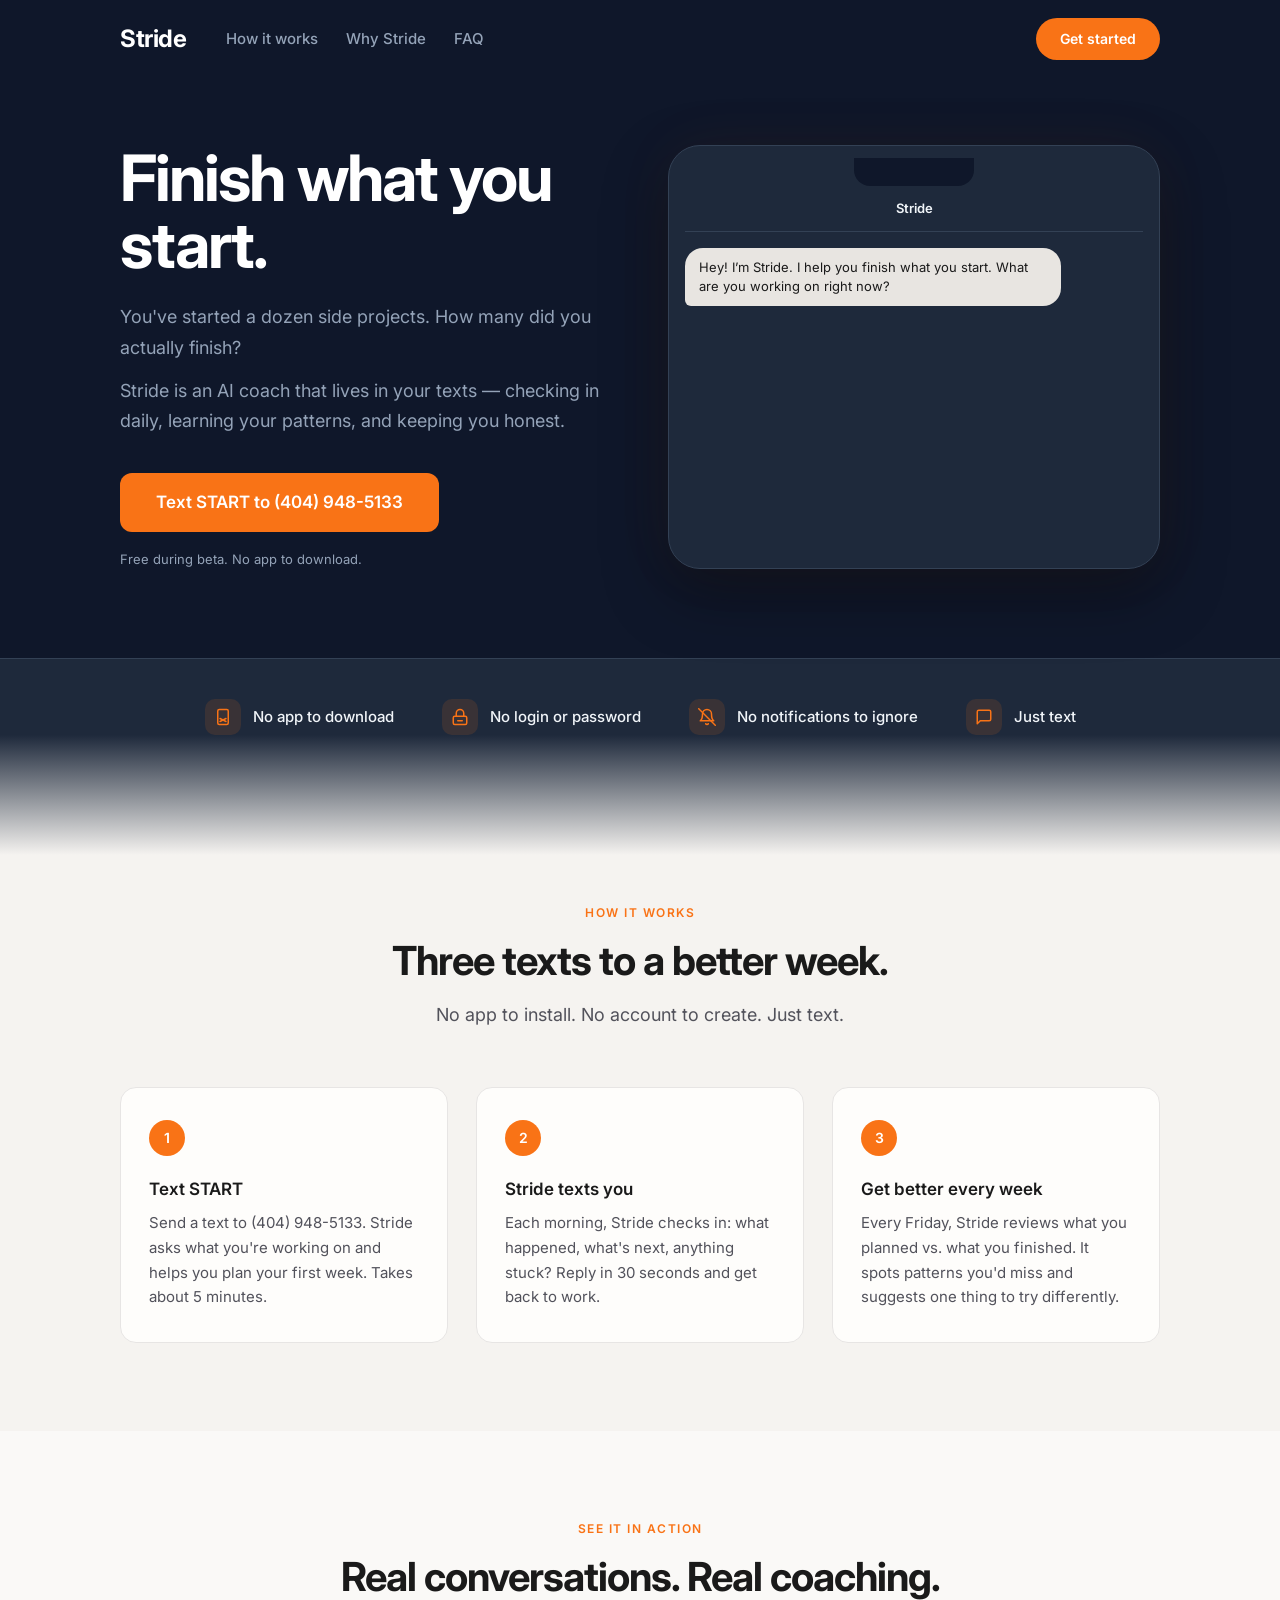
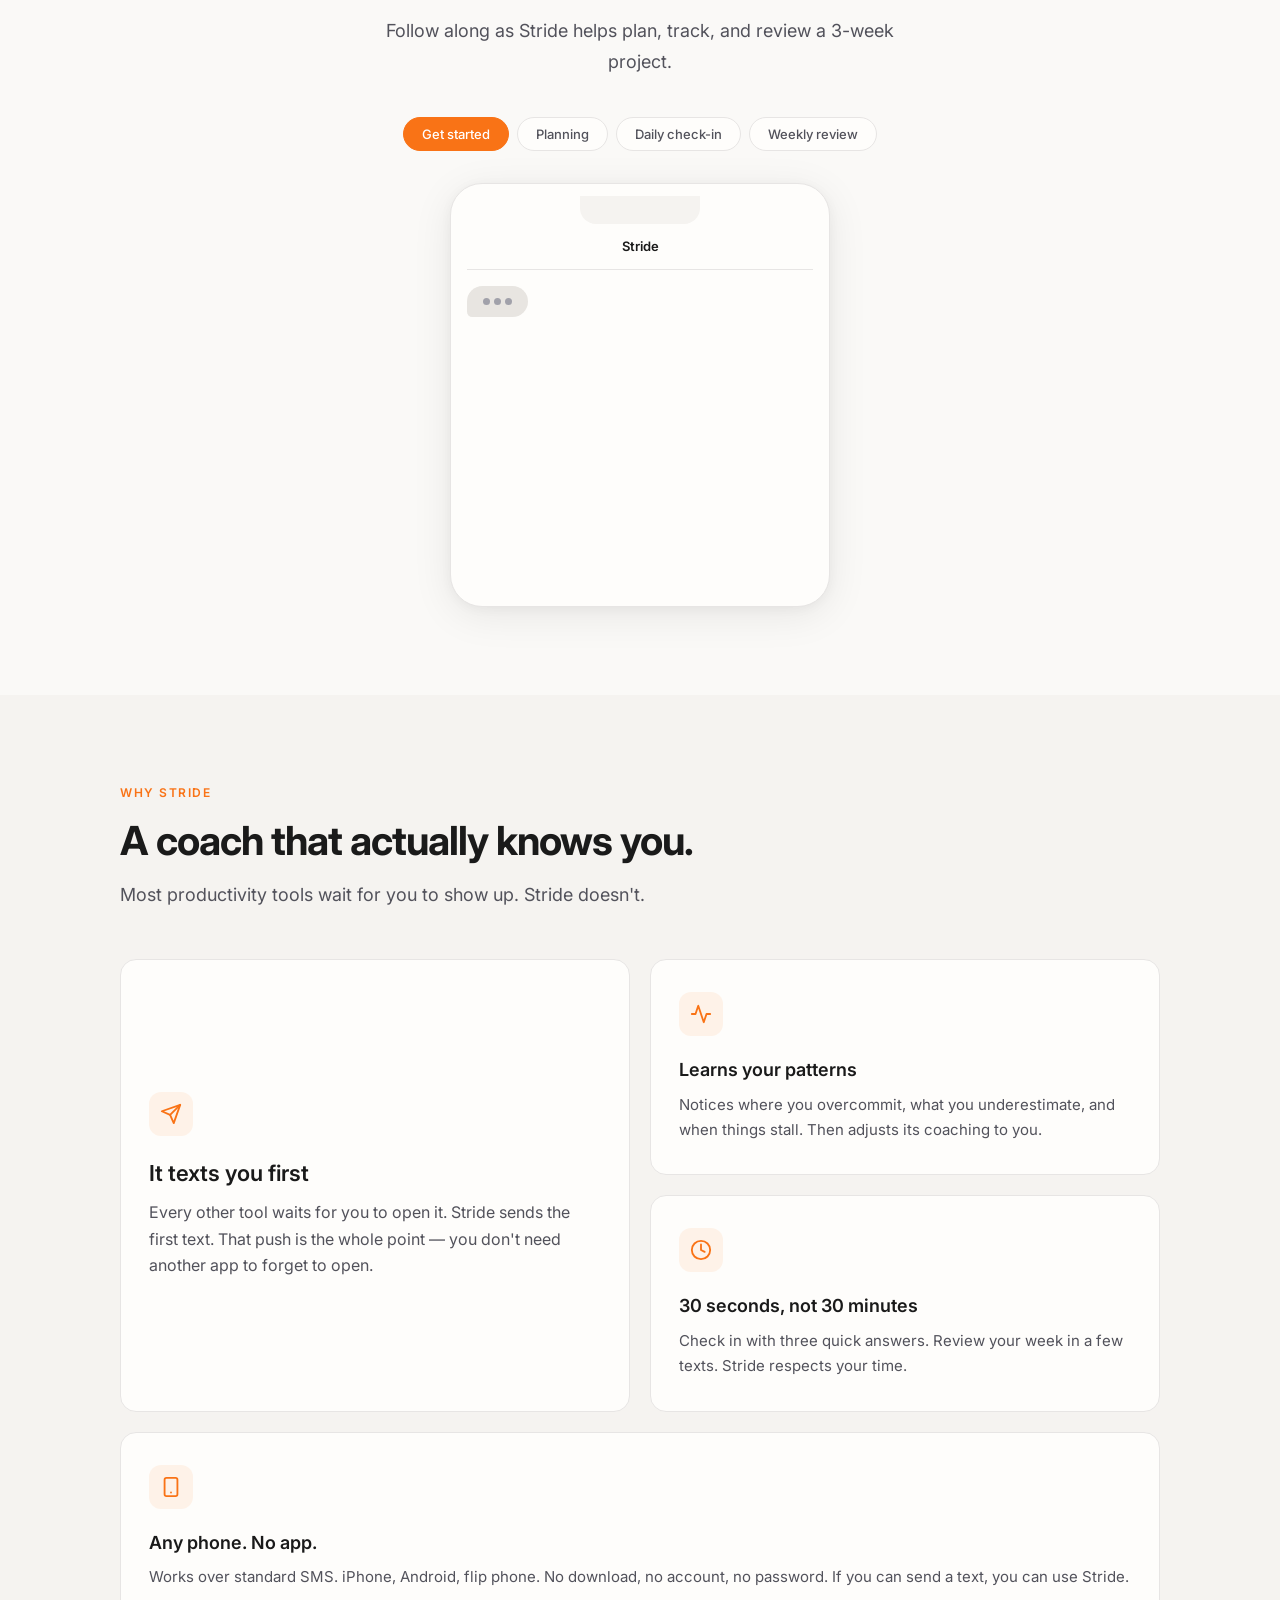
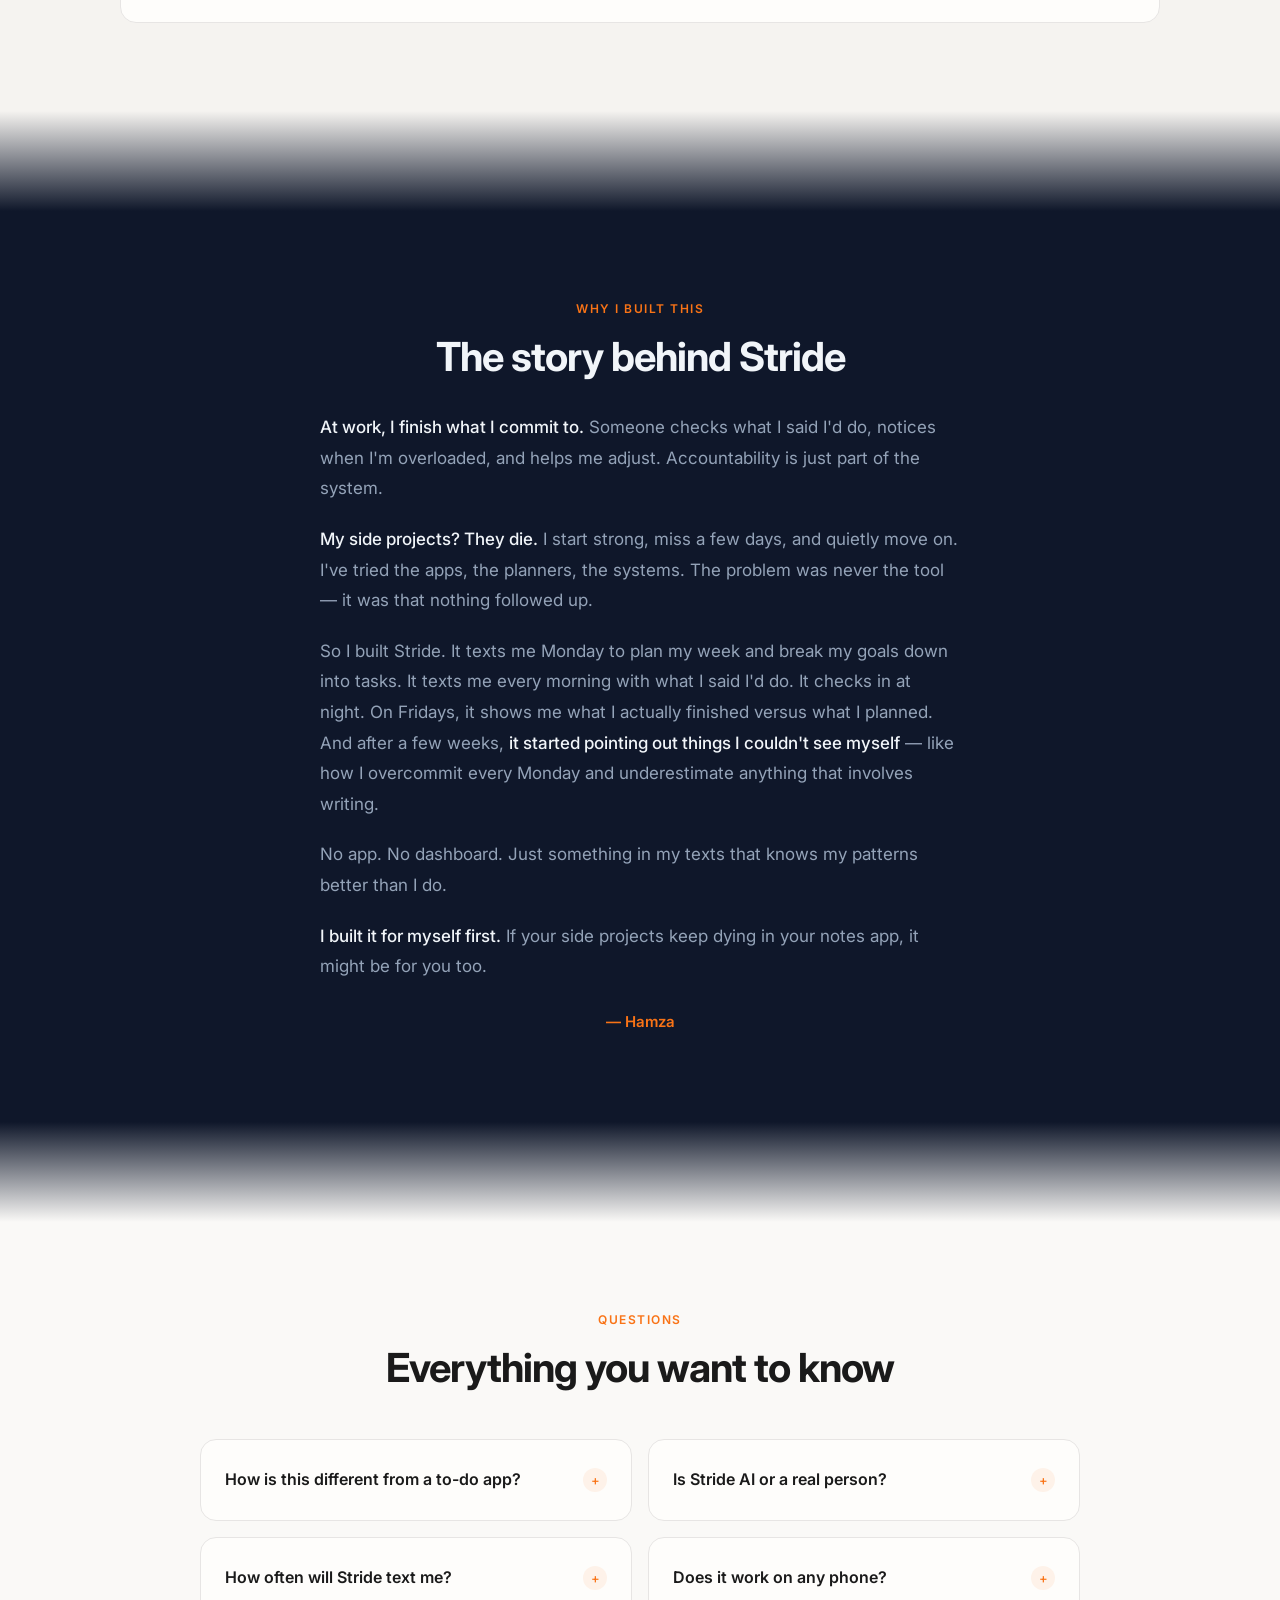
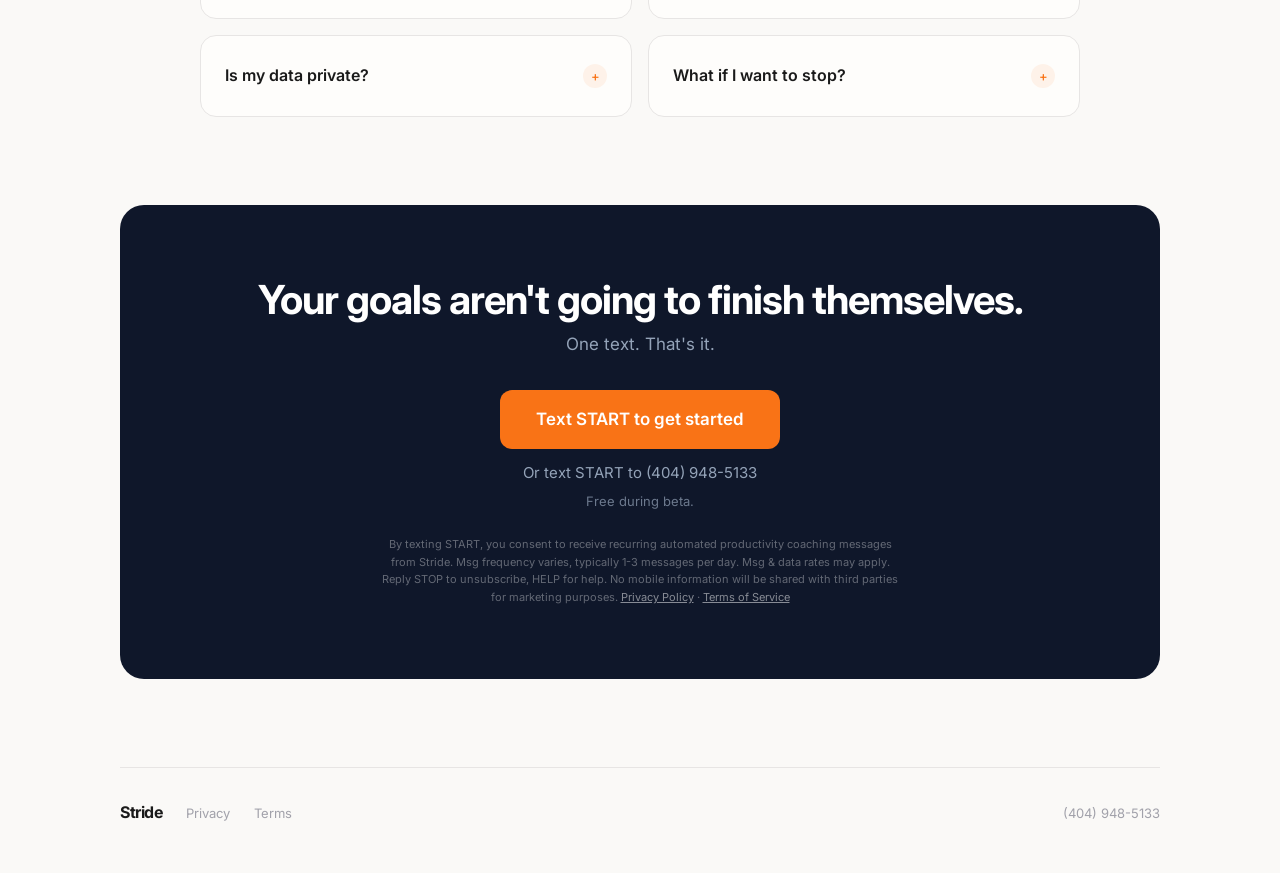
<file: scrumbot-app/site/index.html>
<!DOCTYPE html>
<html lang="en">
<head>
  <meta charset="UTF-8">
  <meta name="viewport" content="width=device-width, initial-scale=1.0">
  <title>Stride — AI Productivity Coach via SMS</title>
  <meta name="description" content="Stride is an AI productivity coach delivered entirely via SMS. Plan your week, check in daily, and finish what you start. Text START to (404) 948-5133.">
  <meta name="robots" content="index, follow">
  <link rel="canonical" href="https://stridealong.ai/">
  <link rel="icon" href="data:image/svg+xml,<svg xmlns='http://www.w3.org/2000/svg' viewBox='0 0 100 100'><text y='.9em' font-size='90'>S</text></svg>">

  <!-- Open Graph -->
  <meta property="og:title" content="Stride — AI Productivity Coach via SMS">
  <meta property="og:description" content="You've started a dozen side projects. How many did you finish? Stride is AI accountability that lives in your texts.">
  <meta property="og:type" content="website">
  <meta property="og:url" content="https://stridealong.ai/">
  <meta property="og:site_name" content="Stride">

  <!-- Twitter Card -->
  <meta name="twitter:card" content="summary">
  <meta name="twitter:title" content="Stride — AI Productivity Coach via SMS">
  <meta name="twitter:description" content="You've started a dozen side projects. How many did you finish? Stride is AI accountability that lives in your texts.">

  <!-- JSON-LD -->
  <script type="application/ld+json">
  {
    "@context": "https://schema.org",
    "@type": "SoftwareApplication",
    "name": "Stride",
    "description": "AI productivity coach delivered via SMS. Plan your week, check in daily, and finish what you start.",
    "applicationCategory": "ProductivityApplication",
    "operatingSystem": "SMS"
  }
  </script>

  <!-- Inter font -->
  <link rel="preconnect" href="https://fonts.googleapis.com">
  <link rel="preconnect" href="https://fonts.gstatic.com" crossorigin>
  <link href="https://fonts.googleapis.com/css2?family=Inter:wght@400;500;600;700&display=swap" rel="stylesheet">

  <style>
    :root {
      --bg-dark: #0f172a;
      --bg-dark-elevated: #1e293b;
      --bg-light: #f5f3f0;
      --bg-warm: #faf9f7;
      --bg-white: #fefdfb;
      --text-primary: #1a1a1a;
      --text-secondary: #52525b;
      --text-muted: #a1a1aa;
      --text-on-dark: #f1f5f9;
      --text-on-dark-muted: #94a3b8;
      --accent: #f97316;
      --accent-hover: #ea580c;
      --accent-soft: rgba(249, 115, 22, 0.08);
      --sms-blue: #3b82f6;
      --sms-gray: #e8e5e1;
      --border-light: #e7e5e4;
      --border-dark: #334155;
    }

    *, *::before, *::after { margin: 0; padding: 0; box-sizing: border-box; }

    body {
      font-family: 'Inter', -apple-system, BlinkMacSystemFont, 'Segoe UI', sans-serif;
      color: var(--text-primary);
      background: var(--bg-warm);
      line-height: 1.6;
      -webkit-font-smoothing: antialiased;
      -moz-osx-font-smoothing: grayscale;
    }

    .container {
      max-width: 1120px;
      margin: 0 auto;
      padding: 0 40px;
    }

    /* ── Nav ─────────────────────────────────────────── */
    .nav-wrapper {
      position: fixed;
      top: 0;
      left: 0;
      right: 0;
      z-index: 100;
      transition: background 0.3s, border-color 0.3s, backdrop-filter 0.3s;
      border-bottom: 1px solid transparent;
    }
    .nav-wrapper.nav-dark {
      background: transparent;
    }
    .nav-wrapper.nav-light {
      background: rgba(250, 249, 247, 0.92);
      backdrop-filter: blur(20px);
      -webkit-backdrop-filter: blur(20px);
      border-bottom-color: var(--border-light);
    }
    nav {
      max-width: 1120px;
      margin: 0 auto;
      padding: 18px 40px;
      display: flex;
      justify-content: space-between;
      align-items: center;
    }
    .nav-left {
      display: flex;
      align-items: center;
      gap: 40px;
    }
    .wordmark {
      font-size: 1.5rem;
      font-weight: 700;
      text-decoration: none;
      letter-spacing: -0.5px;
      transition: color 0.3s;
    }
    .nav-dark .wordmark { color: #fff; }
    .nav-light .wordmark { color: var(--text-primary); }
    .nav-links {
      display: flex;
      gap: 28px;
    }
    .nav-links a {
      font-size: 0.9375rem;
      font-weight: 500;
      text-decoration: none;
      transition: color 0.3s, opacity 0.2s;
    }
    .nav-dark .nav-links a { color: var(--text-on-dark-muted); }
    .nav-dark .nav-links a:hover { color: #fff; }
    .nav-light .nav-links a { color: var(--text-secondary); }
    .nav-light .nav-links a:hover { color: var(--text-primary); }
    .nav-cta {
      font-size: 0.875rem;
      font-weight: 600;
      color: #fff;
      background: var(--accent);
      text-decoration: none;
      padding: 10px 24px;
      border-radius: 100px;
      transition: background 0.2s;
    }
    .nav-cta:hover { background: var(--accent-hover); }

    /* ── Mobile hamburger menu ────────────────────────── */
    .nav-toggle {
      display: none;
      background: none;
      border: none;
      cursor: pointer;
      padding: 8px;
      margin-right: -8px;
      -webkit-tap-highlight-color: transparent;
    }
    .nav-toggle svg {
      width: 24px;
      height: 24px;
      stroke-width: 2;
      stroke-linecap: round;
      transition: stroke 0.3s;
    }
    .nav-dark .nav-toggle svg { stroke: #fff; }
    .nav-light .nav-toggle svg { stroke: var(--text-primary); }
    .nav-toggle .icon-close { display: none; }
    .nav-toggle.open .icon-menu { display: none; }
    .nav-toggle.open .icon-close { display: block; }

    .mobile-menu {
      display: none;
      position: fixed;
      top: 0;
      left: 0;
      right: 0;
      bottom: 0;
      z-index: 99;
      background: rgba(15, 23, 42, 0.97);
      backdrop-filter: blur(20px);
      -webkit-backdrop-filter: blur(20px);
      flex-direction: column;
      align-items: center;
      justify-content: center;
      gap: 8px;
      opacity: 0;
      transition: opacity 0.25s ease;
      pointer-events: none;
    }
    .mobile-menu.open {
      opacity: 1;
      pointer-events: auto;
    }
    .mobile-menu a {
      font-size: 1.5rem;
      font-weight: 600;
      color: var(--text-on-dark);
      text-decoration: none;
      padding: 16px 32px;
      border-radius: 12px;
      transition: background 0.2s;
    }
    .mobile-menu a:hover {
      background: rgba(255, 255, 255, 0.06);
    }
    .mobile-menu .mobile-menu-cta {
      margin-top: 16px;
      font-size: 1.125rem;
      font-weight: 600;
      color: #fff;
      background: var(--accent);
      padding: 16px 40px;
      border-radius: 12px;
    }
    .mobile-menu .mobile-menu-cta:hover {
      background: var(--accent-hover);
    }

    /* ── Section helpers ─────────────────────────────── */
    .section-label {
      font-size: 0.75rem;
      font-weight: 600;
      color: var(--accent);
      text-transform: uppercase;
      letter-spacing: 1.5px;
      margin-bottom: 16px;
    }
    h2 {
      font-size: 2.5rem;
      font-weight: 700;
      letter-spacing: -0.025em;
      line-height: 1.15;
      margin-bottom: 16px;
    }
    .section-subtitle {
      font-size: 1.125rem;
      color: var(--text-secondary);
      max-width: 560px;
      line-height: 1.7;
    }

    /* ── Hero ────────────────────────────────────────── */
    .hero-wrapper {
      background: var(--bg-dark);
      padding-top: 72px; /* nav height */
    }
    .hero {
      display: grid;
      grid-template-columns: 1fr 1fr;
      gap: 56px;
      align-items: center;
      padding: 72px 0 88px;
    }
    h1 {
      font-size: 4rem;
      font-weight: 700;
      letter-spacing: -0.03em;
      line-height: 1.05;
      color: #fff;
      margin-bottom: 24px;
    }
    .hero-subtitle {
      font-size: 1.125rem;
      color: var(--text-on-dark-muted);
      font-weight: 400;
      line-height: 1.7;
      margin-bottom: 0;
    }
    .hero-subtitle + .hero-subtitle {
      margin-top: 12px;
    }
    .hero-subtitle:last-of-type {
      margin-bottom: 36px;
    }
    .hero-cta {
      display: inline-block;
      background: var(--accent);
      color: #fff;
      text-decoration: none;
      padding: 16px 36px;
      border-radius: 12px;
      font-size: 1.0625rem;
      font-weight: 600;
      transition: background 0.2s, transform 0.15s;
    }
    .hero-cta:hover {
      background: var(--accent-hover);
      transform: translateY(-1px);
    }
    .hero-meta {
      margin-top: 16px;
      font-size: 0.8125rem;
      color: var(--text-on-dark-muted);
      line-height: 1.7;
    }

    /* ── Phone mockup ────────────────────────────────── */
    .phone-frame {
      background: var(--bg-dark-elevated);
      border: 1px solid var(--border-dark);
      border-radius: 32px;
      padding: 12px 16px 20px;
      box-shadow: 0 0 60px rgba(249, 115, 22, 0.06), 0 24px 64px rgba(0, 0, 0, 0.35);
      position: relative;
    }
    .phone-notch {
      width: 120px;
      height: 28px;
      background: var(--bg-dark);
      border-radius: 0 0 16px 16px;
      margin: 0 auto 12px;
    }
    .phone-header {
      text-align: center;
      font-size: 0.8125rem;
      color: var(--text-on-dark);
      font-weight: 600;
      margin-bottom: 16px;
      padding-bottom: 12px;
      border-bottom: 1px solid var(--border-dark);
    }
    .chat-live {
      display: flex;
      flex-direction: column;
      gap: 8px;
      min-height: 300px;
      max-height: 380px;
      overflow-y: auto;
      scrollbar-width: none;
    }
    .chat-live::-webkit-scrollbar { display: none; }
    .msg {
      max-width: 82%;
      padding: 10px 14px;
      border-radius: 18px;
      font-size: 0.8125rem;
      line-height: 1.45;
    }
    .msg.stride {
      align-self: flex-start;
      background: var(--sms-gray);
      color: var(--text-primary);
      border-bottom-left-radius: 6px;
    }
    .msg.user {
      align-self: flex-end;
      background: var(--sms-blue);
      color: #fff;
      border-bottom-right-radius: 6px;
    }
    .chat-live .msg {
      opacity: 0;
      transform: translateY(8px);
      transition: opacity 0.3s, transform 0.3s;
    }
    .chat-live .msg.visible {
      opacity: 1;
      transform: translateY(0);
    }
    .typing-indicator {
      align-self: flex-start;
      background: var(--sms-gray);
      border-radius: 18px;
      border-bottom-left-radius: 6px;
      padding: 12px 16px;
      display: flex;
      gap: 4px;
      opacity: 0;
      transition: opacity 0.2s;
    }
    .typing-indicator.visible { opacity: 1; }
    .typing-indicator span {
      width: 7px;
      height: 7px;
      border-radius: 50%;
      background: var(--text-muted);
      animation: typing-bounce 1.2s infinite;
    }
    .typing-indicator span:nth-child(2) { animation-delay: 0.15s; }
    .typing-indicator span:nth-child(3) { animation-delay: 0.3s; }
    @keyframes typing-bounce {
      0%, 60%, 100% { transform: translateY(0); opacity: 0.4; }
      30% { transform: translateY(-4px); opacity: 1; }
    }

    /* ── Phone frame for light sections ──────────────── */
    .phone-frame-light {
      background: var(--bg-white);
      border: 1px solid var(--border-light);
      border-radius: 32px;
      padding: 12px 16px 20px;
      box-shadow: 0 8px 40px rgba(0, 0, 0, 0.08), 0 2px 12px rgba(0, 0, 0, 0.04);
      position: relative;
      max-width: 380px;
      margin: 0 auto;
    }
    .phone-notch-light {
      width: 120px;
      height: 28px;
      background: var(--bg-light);
      border-radius: 0 0 16px 16px;
      margin: 0 auto 12px;
    }
    .phone-header-light {
      text-align: center;
      font-size: 0.8125rem;
      color: var(--text-primary);
      font-weight: 600;
      margin-bottom: 16px;
      padding-bottom: 12px;
      border-bottom: 1px solid var(--border-light);
    }

    /* ── Chat toggle tabs ────────────────────────────── */
    .chat-toggle {
      display: flex;
      justify-content: center;
      gap: 8px;
      margin-bottom: 32px;
      flex-wrap: wrap;
    }
    .chat-toggle button {
      font-family: inherit;
      font-size: 0.8125rem;
      font-weight: 500;
      color: var(--text-secondary);
      background: var(--bg-white);
      border: 1px solid var(--border-light);
      border-radius: 100px;
      padding: 8px 18px;
      cursor: pointer;
      transition: all 0.2s;
    }
    .chat-toggle button:hover {
      color: var(--text-primary);
      border-color: var(--text-muted);
    }
    .chat-toggle button.active {
      color: #fff;
      background: var(--accent);
      border-color: var(--accent);
    }
    .chat-toggle button:disabled {
      opacity: 0.5;
      cursor: default;
    }

    /* ── Anti-features strip ─────────────────────────── */
    .anti-features {
      background: var(--bg-dark-elevated);
      border-top: 1px solid var(--border-dark);
      padding: 40px 0 0;
    }
    .gradient-bridge {
      height: 120px;
      background: linear-gradient(to bottom, var(--bg-dark-elevated), var(--bg-light));
    }
    .gradient-bridge-story {
      height: 100px;
      background: linear-gradient(to bottom, var(--bg-dark), var(--bg-warm));
    }
    .gradient-to-dark {
      height: 100px;
      background: linear-gradient(to bottom, var(--bg-light), var(--bg-dark));
    }
    .anti-features-grid {
      display: flex;
      justify-content: center;
      gap: 48px;
      flex-wrap: wrap;
    }
    .anti-feature {
      display: flex;
      align-items: center;
      gap: 12px;
    }
    .anti-feature-icon {
      width: 36px;
      height: 36px;
      display: flex;
      align-items: center;
      justify-content: center;
      border-radius: 10px;
      background: rgba(249, 115, 22, 0.12);
      flex-shrink: 0;
    }
    .anti-feature-icon svg {
      width: 18px;
      height: 18px;
      stroke: var(--accent);
      fill: none;
      stroke-width: 2;
      stroke-linecap: round;
      stroke-linejoin: round;
    }
    .anti-feature-text {
      font-size: 0.9375rem;
      font-weight: 500;
      color: var(--text-on-dark);
    }

    /* ── How it works ────────────────────────────────── */
    .how-section {
      background: var(--bg-light);
      padding: 48px 0 88px;
    }
    .how-header {
      text-align: center;
      margin-bottom: 56px;
    }
    .how-header .section-subtitle { margin: 0 auto; }
    .steps {
      list-style: none;
      display: grid;
      grid-template-columns: repeat(3, 1fr);
      gap: 28px;
    }
    .steps li {
      background: var(--bg-white);
      border-radius: 16px;
      padding: 32px 28px;
      border: 1px solid var(--border-light);
      transition: border-color 0.2s, box-shadow 0.2s;
    }
    .steps li:hover {
      border-color: var(--text-muted);
      box-shadow: 0 4px 16px rgba(0,0,0,0.04);
    }
    .step-number {
      display: inline-flex;
      align-items: center;
      justify-content: center;
      width: 36px;
      height: 36px;
      border-radius: 50%;
      background: var(--accent);
      color: #fff;
      font-size: 0.875rem;
      font-weight: 600;
      margin-bottom: 20px;
    }
    .step-title {
      font-size: 1.0625rem;
      font-weight: 600;
      color: var(--text-primary);
      margin-bottom: 8px;
    }
    .step-desc {
      font-size: 0.9375rem;
      color: var(--text-secondary);
      line-height: 1.65;
    }

    /* ── Conversation demos ──────────────────────────── */
    .demos-section {
      padding: 88px 0;
      background: var(--bg-warm);
    }
    .demos-header {
      text-align: center;
      margin-bottom: 40px;
    }
    .demos-header .section-subtitle { margin: 0 auto; }

    /* ── Why Stride — bento grid ─────────────────────── */
    .why-section {
      padding: 88px 0;
      background: var(--bg-light);
    }
    .why-header {
      margin-bottom: 48px;
    }
    .bento {
      display: grid;
      grid-template-columns: 1fr 1fr;
      grid-template-rows: auto auto auto;
      gap: 20px;
    }
    .bento-card {
      padding: 32px 28px;
      border-radius: 16px;
      background: var(--bg-white);
      border: 1px solid var(--border-light);
      transition: border-color 0.2s, box-shadow 0.2s;
    }
    .bento-card:hover {
      border-color: var(--text-muted);
      box-shadow: 0 4px 16px rgba(0, 0, 0, 0.04);
    }
    .bento-card.large {
      grid-row: span 2;
      display: flex;
      flex-direction: column;
      justify-content: center;
    }
    .bento-card.wide {
      grid-column: span 2;
    }
    .bento-icon {
      width: 44px;
      height: 44px;
      display: flex;
      align-items: center;
      justify-content: center;
      border-radius: 12px;
      background: var(--accent-soft);
      margin-bottom: 20px;
    }
    .bento-icon svg {
      width: 22px;
      height: 22px;
      stroke: var(--accent);
      fill: none;
      stroke-width: 2;
      stroke-linecap: round;
      stroke-linejoin: round;
    }
    .bento-title {
      font-size: 1.125rem;
      font-weight: 600;
      color: var(--text-primary);
      margin-bottom: 8px;
    }
    .bento-desc {
      font-size: 0.9375rem;
      color: var(--text-secondary);
      line-height: 1.65;
    }
    .bento-card.large .bento-title {
      font-size: 1.375rem;
    }
    .bento-card.large .bento-desc {
      font-size: 1rem;
    }

    /* ── Founder story ───────────────────────────────── */
    .story-section {
      background: var(--bg-dark);
      padding: 88px 0;
    }
    .story-inner {
      max-width: 640px;
      margin: 0 auto;
      text-align: center;
    }
    .story-inner .section-label {
      color: var(--accent);
    }
    .story-inner h2 {
      color: var(--text-on-dark);
      margin-bottom: 32px;
    }
    .story-quote {
      text-align: left;
      position: relative;
    }
    .story-quote p {
      font-size: 1.0625rem;
      color: var(--text-on-dark-muted);
      line-height: 1.8;
      margin-bottom: 20px;
    }
    .story-quote p:last-of-type {
      margin-bottom: 0;
    }
    .story-highlight {
      color: var(--text-on-dark);
      font-weight: 500;
    }
    .story-attribution {
      margin-top: 28px;
      font-size: 0.9375rem;
      color: var(--accent);
      font-weight: 600;
    }

    /* ── FAQ ─────────────────────────────────────────── */
    .faq-section {
      padding: 88px 0;
      background: var(--bg-warm);
    }
    .faq-header {
      text-align: center;
      margin-bottom: 48px;
    }
    .faq-grid {
      list-style: none;
      display: grid;
      grid-template-columns: 1fr 1fr;
      gap: 16px;
      max-width: 880px;
      margin: 0 auto;
    }
    .faq-card {
      background: var(--bg-white);
      border: 1px solid var(--border-light);
      border-radius: 16px;
      padding: 28px 24px;
      cursor: pointer;
      transition: border-color 0.2s, box-shadow 0.2s;
    }
    .faq-card:hover {
      border-color: var(--text-muted);
      box-shadow: 0 4px 16px rgba(0, 0, 0, 0.04);
    }
    .faq-question {
      width: 100%;
      background: none;
      border: none;
      padding: 0;
      font-size: 1rem;
      font-weight: 600;
      color: var(--text-primary);
      text-align: left;
      cursor: pointer;
      display: flex;
      justify-content: space-between;
      align-items: flex-start;
      font-family: inherit;
      line-height: 1.4;
      gap: 12px;
    }
    .faq-icon {
      width: 24px;
      height: 24px;
      flex-shrink: 0;
      border-radius: 50%;
      background: var(--accent-soft);
      display: flex;
      align-items: center;
      justify-content: center;
      font-size: 0.8125rem;
      font-weight: 500;
      color: var(--accent);
      transition: transform 0.25s, background 0.25s;
    }
    .faq-card.open .faq-icon {
      transform: rotate(45deg);
      background: var(--accent);
      color: #fff;
    }
    .faq-answer {
      display: grid;
      grid-template-rows: 0fr;
      transition: grid-template-rows 0.3s ease, margin 0.3s ease;
      margin-top: 0;
    }
    .faq-answer-inner {
      overflow: hidden;
    }
    .faq-card.open .faq-answer {
      grid-template-rows: 1fr;
      margin-top: 14px;
    }
    .faq-answer-inner p {
      font-size: 0.9375rem;
      color: var(--text-secondary);
      line-height: 1.7;
    }
    .faq-answer-inner a {
      color: var(--accent);
      text-decoration: underline;
    }
    .faq-answer-inner a:hover {
      color: var(--accent-hover);
    }

    /* ── Final CTA ───────────────────────────────────── */
    .cta-section {
      padding: 0 0 88px;
      background: var(--bg-warm);
    }
    .cta {
      background: var(--bg-dark);
      color: #fff;
      padding: 72px 40px;
      border-radius: 24px;
      text-align: center;
    }
    .cta h2 {
      color: #fff;
      margin-bottom: 8px;
    }
    .cta-sub {
      font-size: 1.0625rem;
      color: var(--text-on-dark-muted);
      margin-bottom: 32px;
    }
    .cta-btn {
      display: inline-block;
      background: var(--accent);
      color: #fff;
      text-decoration: none;
      padding: 16px 36px;
      border-radius: 12px;
      font-size: 1.0625rem;
      font-weight: 600;
      transition: background 0.2s, transform 0.15s;
    }
    .cta-btn:hover {
      background: var(--accent-hover);
      transform: translateY(-1px);
    }
    .cta-number {
      display: block;
      margin-top: 12px;
      font-size: 0.9375rem;
      color: var(--text-on-dark-muted);
    }
    .cta-trial {
      margin-top: 6px;
      font-size: 0.8125rem;
      color: var(--text-on-dark-muted);
      opacity: 0.7;
    }
    .consent-disclosure {
      max-width: 520px;
      margin: 24px auto 0;
      font-size: 0.6875rem;
      color: rgba(255, 255, 255, 0.35);
      line-height: 1.6;
    }
    .consent-disclosure a {
      color: rgba(255, 255, 255, 0.5);
      text-decoration: underline;
    }
    .consent-disclosure a:hover {
      color: #fff;
    }

    /* ── Footer ──────────────────────────────────────── */
    footer {
      padding: 32px 0 48px;
      border-top: 1px solid var(--border-light);
      display: flex;
      justify-content: space-between;
      align-items: baseline;
      flex-wrap: wrap;
      gap: 12px;
    }
    .footer-left {
      display: flex;
      align-items: baseline;
      gap: 24px;
    }
    .footer-wordmark {
      font-size: 1rem;
      font-weight: 700;
      color: var(--text-primary);
      letter-spacing: -0.5px;
    }
    .footer-links {
      display: flex;
      gap: 24px;
    }
    footer a {
      font-size: 0.8125rem;
      color: var(--text-muted);
      text-decoration: none;
    }
    footer a:hover {
      color: var(--text-primary);
    }
    .footer-contact {
      font-size: 0.8125rem;
      color: var(--text-muted);
    }
    .footer-contact a { color: var(--text-muted); }
    .footer-contact a:hover { color: var(--text-primary); }

    /* ── Mobile sticky CTA bar ───────────────────────── */
    .mobile-cta-bar {
      display: none;
      position: fixed;
      bottom: 0;
      left: 0;
      right: 0;
      z-index: 99;
      padding: 12px 20px;
      padding-bottom: calc(12px + env(safe-area-inset-bottom));
      background: var(--bg-dark);
      border-top: 1px solid var(--border-dark);
      transform: translateY(100%);
      transition: transform 0.3s ease;
    }
    .mobile-cta-bar.visible { transform: translateY(0); }
    .mobile-cta-bar a {
      display: block;
      background: var(--accent);
      color: #fff;
      text-align: center;
      padding: 14px;
      border-radius: 12px;
      font-weight: 600;
      text-decoration: none;
      font-size: 0.9375rem;
    }

    /* ── Scroll animations ───────────────────────────── */
    @media (prefers-reduced-motion: no-preference) {
      .fade-up {
        opacity: 0;
        transform: translateY(24px);
        transition: opacity 0.6s ease-out, transform 0.6s ease-out;
      }
      .fade-up.visible {
        opacity: 1;
        transform: translateY(0);
      }
      .fade-up.s2 { transition-delay: 0.1s; }
      .fade-up.s3 { transition-delay: 0.2s; }
      .fade-up.s4 { transition-delay: 0.3s; }
    }
    @media (prefers-reduced-motion: reduce) {
      .fade-up { opacity: 1; transform: none; }
    }

    /* ── Responsive: tablet ─────────────────────────── */
    @media (max-width: 900px) {
      .container, nav { padding-left: 24px; padding-right: 24px; }

      /* Nav */
      .nav-links { display: none; }
      .nav-cta { display: none; }
      .nav-toggle { display: block; }
      .mobile-menu { display: flex; }

      /* Hero */
      .hero { grid-template-columns: 1fr; gap: 40px; text-align: center; }
      .hero-content { order: 1; }
      .hero-phone { order: 2; max-width: 380px; margin: 0 auto; }
      h1 { font-size: 2.75rem; }
      .hero-subtitle { max-width: 520px; margin-left: auto; margin-right: auto; }

      /* Sections */
      h2 { font-size: 2rem; }
      .section-subtitle { margin-left: auto; margin-right: auto; }
      .steps { grid-template-columns: 1fr; gap: 16px; }
      .bento { grid-template-columns: 1fr; }
      .bento-card.large { grid-row: span 1; }
      .bento-card.wide { grid-column: span 1; }
      .faq-grid { grid-template-columns: 1fr; }
      .anti-features-grid { gap: 24px; }

      /* Gradient bridges */
      .gradient-bridge { height: 80px; }
      .gradient-bridge-story { height: 64px; }
      .gradient-to-dark { height: 64px; }

      /* Story */
      .story-inner { max-width: 100%; }

      /* Footer */
      footer { flex-direction: column; align-items: center; text-align: center; gap: 16px; }
      .footer-left { flex-direction: column; align-items: center; gap: 12px; }

      /* Mobile CTA bar */
      .mobile-cta-bar { display: block; }
    }

    /* ── Responsive: mobile ──────────────────────────── */
    @media (max-width: 600px) {
      .container, nav { padding-left: 20px; padding-right: 20px; }

      /* Type scale — stay readable */
      h1 { font-size: 2.25rem; letter-spacing: -0.025em; }
      h2 { font-size: 1.625rem; }
      .hero-subtitle { font-size: 1rem; }
      .section-subtitle { font-size: 1rem; }

      /* Hero — phone mockup fills more width */
      .hero-wrapper { padding-top: 60px; }
      .hero { padding: 32px 0 40px; gap: 24px; }
      .hero-cta {
        display: block;
        text-align: center;
        padding: 18px 28px;
        font-size: 1.0625rem;
        border-radius: 14px;
        min-height: 56px;
      }
      .hero-meta { font-size: 0.8125rem; margin-top: 12px; }
      .hero-phone { max-width: 100%; }

      /* Phone frames — wider, readable text */
      .phone-frame, .phone-frame-light {
        border-radius: 24px;
        padding: 10px 14px 16px;
      }
      .phone-frame-light { max-width: 100%; }
      .phone-notch, .phone-notch-light { width: 100px; height: 24px; }
      .chat-live { min-height: 260px; max-height: 340px; }
      .msg { font-size: 0.8125rem; padding: 10px 12px; }

      /* Sections — tighter vertical rhythm */
      .how-section { padding: 40px 0 56px; }
      .demos-section, .why-section, .story-section, .faq-section { padding: 56px 0; }
      .how-header, .demos-header, .faq-header { margin-bottom: 28px; }
      .why-header { margin-bottom: 28px; }

      /* Cards */
      .steps li { padding: 24px 20px; }
      .step-desc { font-size: 0.875rem; }
      .bento-card { padding: 24px 20px; }
      .bento-card.large .bento-title { font-size: 1.125rem; }
      .bento-card.large .bento-desc { font-size: 0.9375rem; }
      .bento-desc { font-size: 0.875rem; }

      /* FAQ — bigger tap targets */
      .faq-card { padding: 20px 18px; }
      .faq-question { font-size: 0.9375rem; min-height: 44px; }
      .faq-icon { width: 28px; height: 28px; font-size: 0.875rem; }
      .faq-answer-inner p { font-size: 0.875rem; }

      /* Anti-features */
      .anti-features { padding: 28px 0 0; }
      .anti-features-grid {
        display: grid;
        grid-template-columns: 1fr 1fr;
        gap: 16px;
      }
      .anti-feature { flex-direction: column; text-align: center; gap: 8px; }
      .anti-feature-text { font-size: 0.8125rem; }
      .anti-feature-icon { width: 32px; height: 32px; }
      .anti-feature-icon svg { width: 16px; height: 16px; }

      /* Chat toggle — thumb-friendly */
      .chat-toggle { gap: 6px; justify-content: flex-start; overflow-x: auto; -webkit-overflow-scrolling: touch; padding: 0 2px; }
      .chat-toggle button {
        font-size: 0.8125rem;
        padding: 10px 16px;
        min-height: 44px;
        white-space: nowrap;
        flex-shrink: 0;
      }

      /* Story */
      .story-quote p { font-size: 0.9375rem; line-height: 1.7; }
      .story-inner h2 { font-size: 1.5rem; }

      /* CTA */
      .cta { padding: 48px 20px; border-radius: 20px; }
      .cta h2 { font-size: 1.5rem; }
      .cta-btn {
        display: block;
        text-align: center;
        padding: 16px;
        font-size: 1rem;
      }
      .consent-disclosure { font-size: 0.6875rem; line-height: 1.7; }

      /* Gradient bridges — shorter on mobile */
      .gradient-bridge { height: 48px; }
      .gradient-bridge-story { height: 36px; }
      .gradient-to-dark { height: 36px; }

      /* Sticky bar */
      .mobile-cta-bar { padding: 12px 16px; padding-bottom: calc(12px + env(safe-area-inset-bottom)); }
      .mobile-cta-bar a { padding: 16px; font-size: 1rem; min-height: 52px; }

      /* Footer — clear the sticky CTA bar */
      footer { padding-bottom: 80px; }
    }

    /* ── Responsive: small mobile (iPhone SE, etc) ──── */
    @media (max-width: 380px) {
      h1 { font-size: 1.875rem; }
      h2 { font-size: 1.375rem; }
      .hero-subtitle { font-size: 0.9375rem; }
      .anti-features-grid { grid-template-columns: 1fr; gap: 12px; }
      .anti-feature { flex-direction: row; text-align: left; }
      .chat-toggle button { font-size: 0.75rem; padding: 9px 12px; min-height: 40px; }
    }
  </style>
</head>
<body>

  <!-- ── Nav ────────────────────────────────────────── -->
  <div class="nav-wrapper nav-dark" id="navWrapper">
    <nav>
      <div class="nav-left">
        <a href="/" class="wordmark">Stride</a>
        <div class="nav-links">
          <a href="#how">How it works</a>
          <a href="#why">Why Stride</a>
          <a href="#faq">FAQ</a>
        </div>
      </div>
      <a href="sms:+14049485133?body=START" class="nav-cta">Get started</a>
      <button class="nav-toggle" id="navToggle" aria-label="Menu">
        <svg class="icon-menu" viewBox="0 0 24 24" fill="none"><line x1="3" y1="6" x2="21" y2="6"/><line x1="3" y1="12" x2="21" y2="12"/><line x1="3" y1="18" x2="21" y2="18"/></svg>
        <svg class="icon-close" viewBox="0 0 24 24" fill="none"><line x1="18" y1="6" x2="6" y2="18"/><line x1="6" y1="6" x2="18" y2="18"/></svg>
      </button>
    </nav>
  </div>

  <!-- ── Mobile menu overlay ─────────────────────────── -->
  <div class="mobile-menu" id="mobileMenu">
    <a href="#how" class="mobile-menu-link">How it works</a>
    <a href="#why" class="mobile-menu-link">Why Stride</a>
    <a href="#faq" class="mobile-menu-link">FAQ</a>
    <a href="sms:+14049485133?body=START" class="mobile-menu-cta">Text START to get started</a>
  </div>

  <!-- ── Hero ───────────────────────────────────────── -->
  <div class="hero-wrapper" id="heroSection">
    <div class="container">
      <div class="hero">
        <div class="hero-content">
          <h1>Finish what you start.</h1>
          <p class="hero-subtitle">You've started a dozen side projects. How many did you actually finish?</p>
          <p class="hero-subtitle">Stride is an AI coach that lives in your texts — checking in daily, learning your patterns, and keeping you honest.</p>
          <a href="sms:+14049485133?body=START" class="hero-cta" id="heroCta">Text START to (404) 948-5133</a>
          <div class="hero-meta">Free during beta. No app to download.</div>
        </div>
        <div class="hero-phone">
          <div class="phone-frame">
            <div class="phone-notch"></div>
            <div class="phone-header">Stride</div>
            <div class="chat-live" id="heroChat">
              <div class="typing-indicator" id="heroTyping"><span></span><span></span><span></span></div>
            </div>
          </div>
        </div>
      </div>
    </div>
  </div>

  <!-- ── Anti-features strip ─────────────────────────── -->
  <div class="anti-features">
    <div class="container">
      <div class="anti-features-grid">
        <div class="anti-feature fade-up">
          <div class="anti-feature-icon">
            <svg viewBox="0 0 24 24"><rect x="5" y="2" width="14" height="20" rx="2" ry="2"></rect><line x1="8" y1="18" x2="16" y2="14"></line><line x1="8" y1="14" x2="16" y2="18"></line></svg>
          </div>
          <span class="anti-feature-text">No app to download</span>
        </div>
        <div class="anti-feature fade-up s2">
          <div class="anti-feature-icon">
            <svg viewBox="0 0 24 24"><rect x="3" y="11" width="18" height="11" rx="2" ry="2"></rect><path d="M7 11V7a5 5 0 0 1 10 0v4"></path><line x1="9" y1="17" x2="15" y2="17"></line></svg>
          </div>
          <span class="anti-feature-text">No login or password</span>
        </div>
        <div class="anti-feature fade-up s3">
          <div class="anti-feature-icon">
            <svg viewBox="0 0 24 24"><path d="M18 8A6 6 0 0 0 6 8c0 7-3 9-3 9h18s-3-2-3-9"></path><path d="M13.73 21a2 2 0 0 1-3.46 0"></path><line x1="1" y1="1" x2="23" y2="23"></line></svg>
          </div>
          <span class="anti-feature-text">No notifications to ignore</span>
        </div>
        <div class="anti-feature fade-up s4">
          <div class="anti-feature-icon">
            <svg viewBox="0 0 24 24"><path d="M21 15a2 2 0 0 1-2 2H7l-4 4V5a2 2 0 0 1 2-2h14a2 2 0 0 1 2 2z"></path></svg>
          </div>
          <span class="anti-feature-text">Just text</span>
        </div>
      </div>
    </div>
  </div>

  <!-- ── Gradient bridge: dark → light ────────────── -->
  <div class="gradient-bridge"></div>

  <!-- ── How it works ──────────────────────────────── -->
  <div class="how-section" id="how">
    <div class="container">
      <div class="how-header">
        <div class="section-label">How it works</div>
        <h2>Three texts to a better week.</h2>
        <p class="section-subtitle">No app to install. No account to create. Just text.</p>
      </div>
      <ol class="steps">
        <li class="fade-up">
          <div class="step-number">1</div>
          <div class="step-title">Text START</div>
          <div class="step-desc">Send a text to (404) 948-5133. Stride asks what you're working on and helps you plan your first week. Takes about 5 minutes.</div>
        </li>
        <li class="fade-up s2">
          <div class="step-number">2</div>
          <div class="step-title">Stride texts you</div>
          <div class="step-desc">Each morning, Stride checks in: what happened, what's next, anything stuck? Reply in 30 seconds and get back to work.</div>
        </li>
        <li class="fade-up s3">
          <div class="step-number">3</div>
          <div class="step-title">Get better every week</div>
          <div class="step-desc">Every Friday, Stride reviews what you planned vs. what you finished. It spots patterns you'd miss and suggests one thing to try differently.</div>
        </li>
      </ol>
    </div>
  </div>

  <!-- ── Conversation demos ──────────────────────────── -->
  <div class="demos-section" id="demos">
    <div class="container">
      <div class="demos-header">
        <div class="section-label">See it in action</div>
        <h2>Real conversations. Real coaching.</h2>
        <p class="section-subtitle">Follow along as Stride helps plan, track, and review a 3-week project.</p>
      </div>
      <div class="chat-toggle" id="demoToggle">
        <button class="active" data-target="getstarted">Get started</button>
        <button data-target="planning">Planning</button>
        <button data-target="checkin">Daily check-in</button>
        <button data-target="review">Weekly review</button>
      </div>
      <div class="phone-frame-light">
        <div class="phone-notch-light"></div>
        <div class="phone-header-light">Stride</div>
        <div class="chat-live" id="demoChat">
          <div class="typing-indicator" id="demoTyping"><span></span><span></span><span></span></div>
        </div>
      </div>
    </div>
  </div>

  <!-- ── Why Stride ──────────────────────────────────── -->
  <div class="why-section" id="why">
    <div class="container">
      <div class="why-header">
        <div class="section-label">Why Stride</div>
        <h2>A coach that actually knows you.</h2>
        <p class="section-subtitle">Most productivity tools wait for you to show up. Stride doesn't.</p>
      </div>
      <div class="bento">
        <div class="bento-card large fade-up">
          <div class="bento-icon">
            <svg viewBox="0 0 24 24"><path d="M22 2L11 13"></path><path d="M22 2L15 22L11 13L2 9L22 2Z"></path></svg>
          </div>
          <div class="bento-title">It texts you first</div>
          <div class="bento-desc">Every other tool waits for you to open it. Stride sends the first text. That push is the whole point — you don't need another app to forget to open.</div>
        </div>
        <div class="bento-card fade-up s2">
          <div class="bento-icon">
            <svg viewBox="0 0 24 24"><polyline points="22 12 18 12 15 21 9 3 6 12 2 12"></polyline></svg>
          </div>
          <div class="bento-title">Learns your patterns</div>
          <div class="bento-desc">Notices where you overcommit, what you underestimate, and when things stall. Then adjusts its coaching to you.</div>
        </div>
        <div class="bento-card fade-up s3">
          <div class="bento-icon">
            <svg viewBox="0 0 24 24"><circle cx="12" cy="12" r="10"></circle><polyline points="12 6 12 12 16 14"></polyline></svg>
          </div>
          <div class="bento-title">30 seconds, not 30 minutes</div>
          <div class="bento-desc">Check in with three quick answers. Review your week in a few texts. Stride respects your time.</div>
        </div>
        <div class="bento-card wide fade-up s4">
          <div class="bento-icon">
            <svg viewBox="0 0 24 24"><rect x="5" y="2" width="14" height="20" rx="2" ry="2"></rect><line x1="12" y1="18" x2="12.01" y2="18"></line></svg>
          </div>
          <div class="bento-title">Any phone. No app.</div>
          <div class="bento-desc">Works over standard SMS. iPhone, Android, flip phone. No download, no account, no password. If you can send a text, you can use Stride.</div>
        </div>
      </div>
    </div>
  </div>

  <!-- ── Gradient bridge: light → dark ────────────── -->
  <div class="gradient-to-dark"></div>

  <!-- ── Founder story ───────────────────────────────── -->
  <div class="story-section">
    <div class="container">
      <div class="story-inner fade-up">
        <div class="section-label">Why I built this</div>
        <h2>The story behind Stride</h2>
        <div class="story-quote">
          <p><span class="story-highlight">At work, I finish what I commit to.</span> Someone checks what I said I'd do, notices when I'm overloaded, and helps me adjust. Accountability is just part of the system.</p>
          <p><span class="story-highlight">My side projects? They die.</span> I start strong, miss a few days, and quietly move on. I've tried the apps, the planners, the systems. The problem was never the tool — it was that nothing followed up.</p>
          <p>So I built Stride. It texts me Monday to plan my week and break my goals down into tasks. It texts me every morning with what I said I'd do. It checks in at night. On Fridays, it shows me what I actually finished versus what I planned. And after a few weeks, <span class="story-highlight">it started pointing out things I couldn't see myself</span> — like how I overcommit every Monday and underestimate anything that involves writing.</p>
          <p>No app. No dashboard. Just something in my texts that knows my patterns better than I do.</p>
          <p><span class="story-highlight">I built it for myself first.</span> If your side projects keep dying in your notes app, it might be for you too.</p>
        </div>
        <div class="story-attribution">— Hamza </div>
      </div>
    </div>
  </div>

  <!-- ── Gradient bridge: story → FAQ ─────────────── -->
  <div class="gradient-bridge-story"></div>

  <!-- ── FAQ ─────────────────────────────────────────── -->
  <div class="faq-section" id="faq">
    <div class="container">
      <div class="faq-header">
        <div class="section-label">Questions</div>
        <h2>Everything you want to know</h2>
      </div>
      <ul class="faq-grid">
        <li class="faq-card fade-up">
          <button class="faq-question">
            <span>How is this different from a to-do app?</span>
            <span class="faq-icon">+</span>
          </button>
          <div class="faq-answer"><div class="faq-answer-inner"><p>A to-do app holds your list. Stride texts you about it. Every morning it asks what happened, every Friday it shows you what you actually finished. It's the difference between writing a plan and having someone hold you to it.</p></div></div>
        </li>
        <li class="faq-card fade-up s2">
          <button class="faq-question">
            <span>Is Stride AI or a real person?</span>
            <span class="faq-icon">+</span>
          </button>
          <div class="faq-answer"><div class="faq-answer-inner"><p>AI. Stride uses advanced language models to understand your goals, track your progress, and coach you through natural conversation. It gets smarter about your habits the longer you use it.</p></div></div>
        </li>
        <li class="faq-card fade-up">
          <button class="faq-question">
            <span>How often will Stride text me?</span>
            <span class="faq-icon">+</span>
          </button>
          <div class="faq-answer"><div class="faq-answer-inner"><p>A morning check-in on weekdays, a planning text on Mondays, and a review on Fridays. Typically 1-2 messages a day. You pick the times that work for you, and you can adjust anytime.</p></div></div>
        </li>
        <li class="faq-card fade-up s2">
          <button class="faq-question">
            <span>Does it work on any phone?</span>
            <span class="faq-icon">+</span>
          </button>
          <div class="faq-answer"><div class="faq-answer-inner"><p>If it can send a text, it works. Standard SMS — iPhone, Android, even a flip phone. No app to download, no account to create.</p></div></div>
        </li>
        <li class="faq-card fade-up">
          <button class="faq-question">
            <span>Is my data private?</span>
            <span class="faq-icon">+</span>
          </button>
          <div class="faq-answer"><div class="faq-answer-inner"><p>Your data is never sold or shared for marketing. Stride stores only what it needs to coach you — your goals, tasks, and progress. See our <a href="privacy-policy.html">Privacy Policy</a> for the full details.</p></div></div>
        </li>
        <li class="faq-card fade-up s2">
          <button class="faq-question">
            <span>What if I want to stop?</span>
            <span class="faq-icon">+</span>
          </button>
          <div class="faq-answer"><div class="faq-answer-inner"><p>Reply STOP anytime. All messages stop immediately — no follow-ups, no "are you sure?", no hoops.</p></div></div>
        </li>
      </ul>
    </div>
  </div>

  <!-- ── Final CTA ───────────────────────────────────── -->
  <div class="cta-section">
    <div class="container">
      <div class="cta">
        <h2>Your goals aren't going to finish themselves.</h2>
        <p class="cta-sub">One text. That's it.</p>
        <a href="sms:+14049485133?body=START" class="cta-btn">Text START to get started</a>
        <div class="cta-number">Or text START to (404) 948-5133</div>
        <div class="cta-trial">Free during beta.</div>
        <p class="consent-disclosure">By texting START, you consent to receive recurring automated productivity coaching messages from Stride. Msg frequency varies, typically 1-3 messages per day. Msg &amp; data rates may apply. Reply STOP to unsubscribe, HELP for help. No mobile information will be shared with third parties for marketing purposes. <a href="privacy-policy.html">Privacy Policy</a> · <a href="terms-of-service.html">Terms of Service</a></p>
      </div>
    </div>
  </div>

  <!-- ── Footer ──────────────────────────────────────── -->
  <div class="container">
    <footer>
      <div class="footer-left">
        <span class="footer-wordmark">Stride</span>
        <div class="footer-links">
          <a href="privacy-policy.html">Privacy</a>
          <a href="terms-of-service.html">Terms</a>
        </div>
      </div>
      <div class="footer-contact">
        (404) 948-5133
      </div>
    </footer>
  </div>

  <!-- ── Mobile sticky CTA ───────────────────────────── -->
  <div class="mobile-cta-bar" id="mobileCta">
    <a href="sms:+14049485133?body=START">Text START to get started</a>
  </div>

  <script>
    // ── Conversation data ──────────────────────────────
    var convos = {
      getstarted: [
        { from: 'stride', text: "Hey! I\u2019m Stride. I help you finish what you start. What are you working on right now?" },
        { from: 'user', text: "Building a portfolio website" },
        { from: 'stride', text: "Nice \u2014 got a deadline?" },
        { from: 'user', text: "I want it live in 3 weeks" },
        { from: 'stride', text: "3 weeks works. What feels like the first step to you?" },
        { from: 'user', text: "Probably figuring out what projects to feature and writing the copy" },
        { from: 'stride', text: "Smart \u2014 content first, then build. I\u2019d break it into three weeks: gather content and design, build the pages, then polish and go live. Sound right?" },
        { from: 'user', text: "Yeah that works" },
        { from: 'stride', text: "This week \u2014 nail down which projects to feature. I\u2019ll check in tomorrow." }
      ],
      planning: [
        { from: 'stride', text: "Monday! You finished the content and picked your projects last week. The design took a bit longer than planned." },
        { from: 'user', text: "Yeah I kept going back and forth on the layout" },
        { from: 'stride', text: "That\u2019s normal \u2014 design decisions eat more time than you\u2019d think. Ready to build this week?" },
        { from: 'user', text: "Yeah but I don\u2019t want to overdo it again" },
        { from: 'stride', text: "Last week you got about a day and a half done. How about just the homepage this week?" },
        { from: 'user', text: "Yeah let\u2019s keep it focused" },
        { from: 'stride', text: "Good call. Homepage this week. I\u2019ll check in Wednesday." }
      ],
      checkin: [
        { from: 'stride', text: "Morning \u2014 how\u2019d yesterday go?" },
        { from: 'user', text: "Got the homepage mostly done, just need the footer" },
        { from: 'stride', text: "Almost there. What\u2019s the plan for today?" },
        { from: 'user', text: "Finish the footer and start on project pages" },
        { from: 'stride', text: "Anything blocking you?" },
        { from: 'user', text: "Nope" },
        { from: 'stride', text: "Footer then project pages. You\u2019ve got this." }
      ],
      review: [
        { from: 'stride', text: "Week 2 done. You planned the homepage and finished it \u2014 nice work. Project pages carried over." },
        { from: 'user', text: "Yeah I ran out of time Friday" },
        { from: 'stride', text: "Two weeks in and both times Friday tasks slipped. Worth planning lighter Fridays?" },
        { from: 'user', text: "Actually yeah good call" },
        { from: 'stride', text: "I\u2019ll keep that in mind going forward. Ready to plan week 3 Monday?" }
      ]
    };

    // ── Chat animation engine ────────────────────────
    function createChatEngine(chatEl, typingEl) {
      var cancelId = 0;

      function play(name) {
        cancelId++;
        var myId = cancelId;
        var msgs = convos[name];
        if (!msgs) return;

        chatEl.querySelectorAll('.msg').forEach(function(m) { m.remove(); });
        typingEl.classList.remove('visible');

        var i = 0;
        function showNext() {
          if (myId !== cancelId) return;
          if (i >= msgs.length) { return; }

          var m = msgs[i];
          var delay = m.from === 'stride' ? 600 + Math.min(m.text.length * 6, 1000) : 350;

          if (m.from === 'stride') {
            typingEl.classList.add('visible');
            chatEl.scrollTop = chatEl.scrollHeight;
          }

          setTimeout(function() {
            if (myId !== cancelId) return;
            typingEl.classList.remove('visible');

            var el = document.createElement('div');
            el.className = 'msg ' + m.from;
            el.innerHTML = m.text.replace(/\n/g, '<br>');
            chatEl.insertBefore(el, typingEl);

            void el.offsetWidth;
            el.classList.add('visible');
            chatEl.scrollTop = chatEl.scrollHeight;

            i++;
            var pause = m.from === 'user' ? 450 : 600;
            setTimeout(showNext, pause);
          }, delay);
        }

        setTimeout(showNext, 400);
      }

      function cancel() { cancelId++; }

      return { play: play, cancel: cancel };
    }

    // ── Hero chat (auto-play onboarding) ─────────────
    var heroEngine = createChatEngine(
      document.getElementById('heroChat'),
      document.getElementById('heroTyping')
    );
    heroEngine.play('getstarted');

    // ── Demo section chat ────────────────────────────
    var demoEngine = createChatEngine(
      document.getElementById('demoChat'),
      document.getElementById('demoTyping')
    );

    var demoToggle = document.getElementById('demoToggle');
    var demoButtons = demoToggle.querySelectorAll('button');

    demoButtons.forEach(function(btn) {
      btn.addEventListener('click', function() {
        demoButtons.forEach(function(b) { b.classList.remove('active'); });
        this.classList.add('active');
        demoEngine.play(this.getAttribute('data-target'));
      });
    });

    // Auto-play first demo tab when section scrolls into view
    var demoPlayed = false;
    var demoObserver = new IntersectionObserver(function(entries) {
      if (entries[0].isIntersecting && !demoPlayed) {
        demoPlayed = true;
        demoEngine.play('getstarted');
      }
    }, { threshold: 0.3 });
    demoObserver.observe(document.getElementById('demos'));

    // ── Nav dark/light transition ────────────────────
    var navWrapper = document.getElementById('navWrapper');
    var heroSection = document.getElementById('heroSection');
    var navObserver = new IntersectionObserver(function(entries) {
      if (entries[0].isIntersecting) {
        navWrapper.classList.add('nav-dark');
        navWrapper.classList.remove('nav-light');
      } else {
        navWrapper.classList.remove('nav-dark');
        navWrapper.classList.add('nav-light');
      }
    }, { threshold: 0, rootMargin: '-72px 0px 0px 0px' });
    navObserver.observe(heroSection);

    // ── Scroll-reveal animations ─────────────────────
    if (!window.matchMedia('(prefers-reduced-motion: reduce)').matches) {
      var fadeObserver = new IntersectionObserver(function(entries) {
        entries.forEach(function(entry) {
          if (entry.isIntersecting) {
            entry.target.classList.add('visible');
            fadeObserver.unobserve(entry.target);
          }
        });
      }, { threshold: 0.15 });
      document.querySelectorAll('.fade-up').forEach(function(el) {
        fadeObserver.observe(el);
      });
    }

    // ── Mobile sticky CTA bar ────────────────────────
    var mobileCta = document.getElementById('mobileCta');
    var heroCta = document.getElementById('heroCta');
    if (mobileCta && heroCta) {
      var ctaObserver = new IntersectionObserver(function(entries) {
        if (entries[0].isIntersecting) {
          mobileCta.classList.remove('visible');
        } else {
          mobileCta.classList.add('visible');
        }
      }, { threshold: 0 });
      ctaObserver.observe(heroCta);
    }

    // ── FAQ toggle ───────────────────────────────────
    document.querySelectorAll('.faq-card').forEach(function(card) {
      card.addEventListener('click', function() {
        this.classList.toggle('open');
      });
    });

    // ── Smooth scroll ────────────────────────────────
    document.querySelectorAll('.nav-links a').forEach(function(link) {
      link.addEventListener('click', function(e) {
        var target = document.querySelector(this.getAttribute('href'));
        if (target) {
          e.preventDefault();
          var navHeight = navWrapper.offsetHeight;
          var top = target.getBoundingClientRect().top + window.scrollY - navHeight - 16;
          window.scrollTo({ top: top, behavior: 'smooth' });
        }
      });
    });

    // ── Mobile hamburger menu ────────────────────────
    var navToggle = document.getElementById('navToggle');
    var mobileMenu = document.getElementById('mobileMenu');
    if (navToggle && mobileMenu) {
      navToggle.addEventListener('click', function() {
        var isOpen = navToggle.classList.toggle('open');
        mobileMenu.classList.toggle('open');
        document.body.style.overflow = isOpen ? 'hidden' : '';
      });
      document.querySelectorAll('.mobile-menu-link').forEach(function(link) {
        link.addEventListener('click', function(e) {
          navToggle.classList.remove('open');
          mobileMenu.classList.remove('open');
          document.body.style.overflow = '';
          var target = document.querySelector(this.getAttribute('href'));
          if (target) {
            e.preventDefault();
            var navHeight = navWrapper.offsetHeight;
            var top = target.getBoundingClientRect().top + window.scrollY - navHeight - 16;
            window.scrollTo({ top: top, behavior: 'smooth' });
          }
        });
      });
    }
  </script>
</body>
</html>
</file>
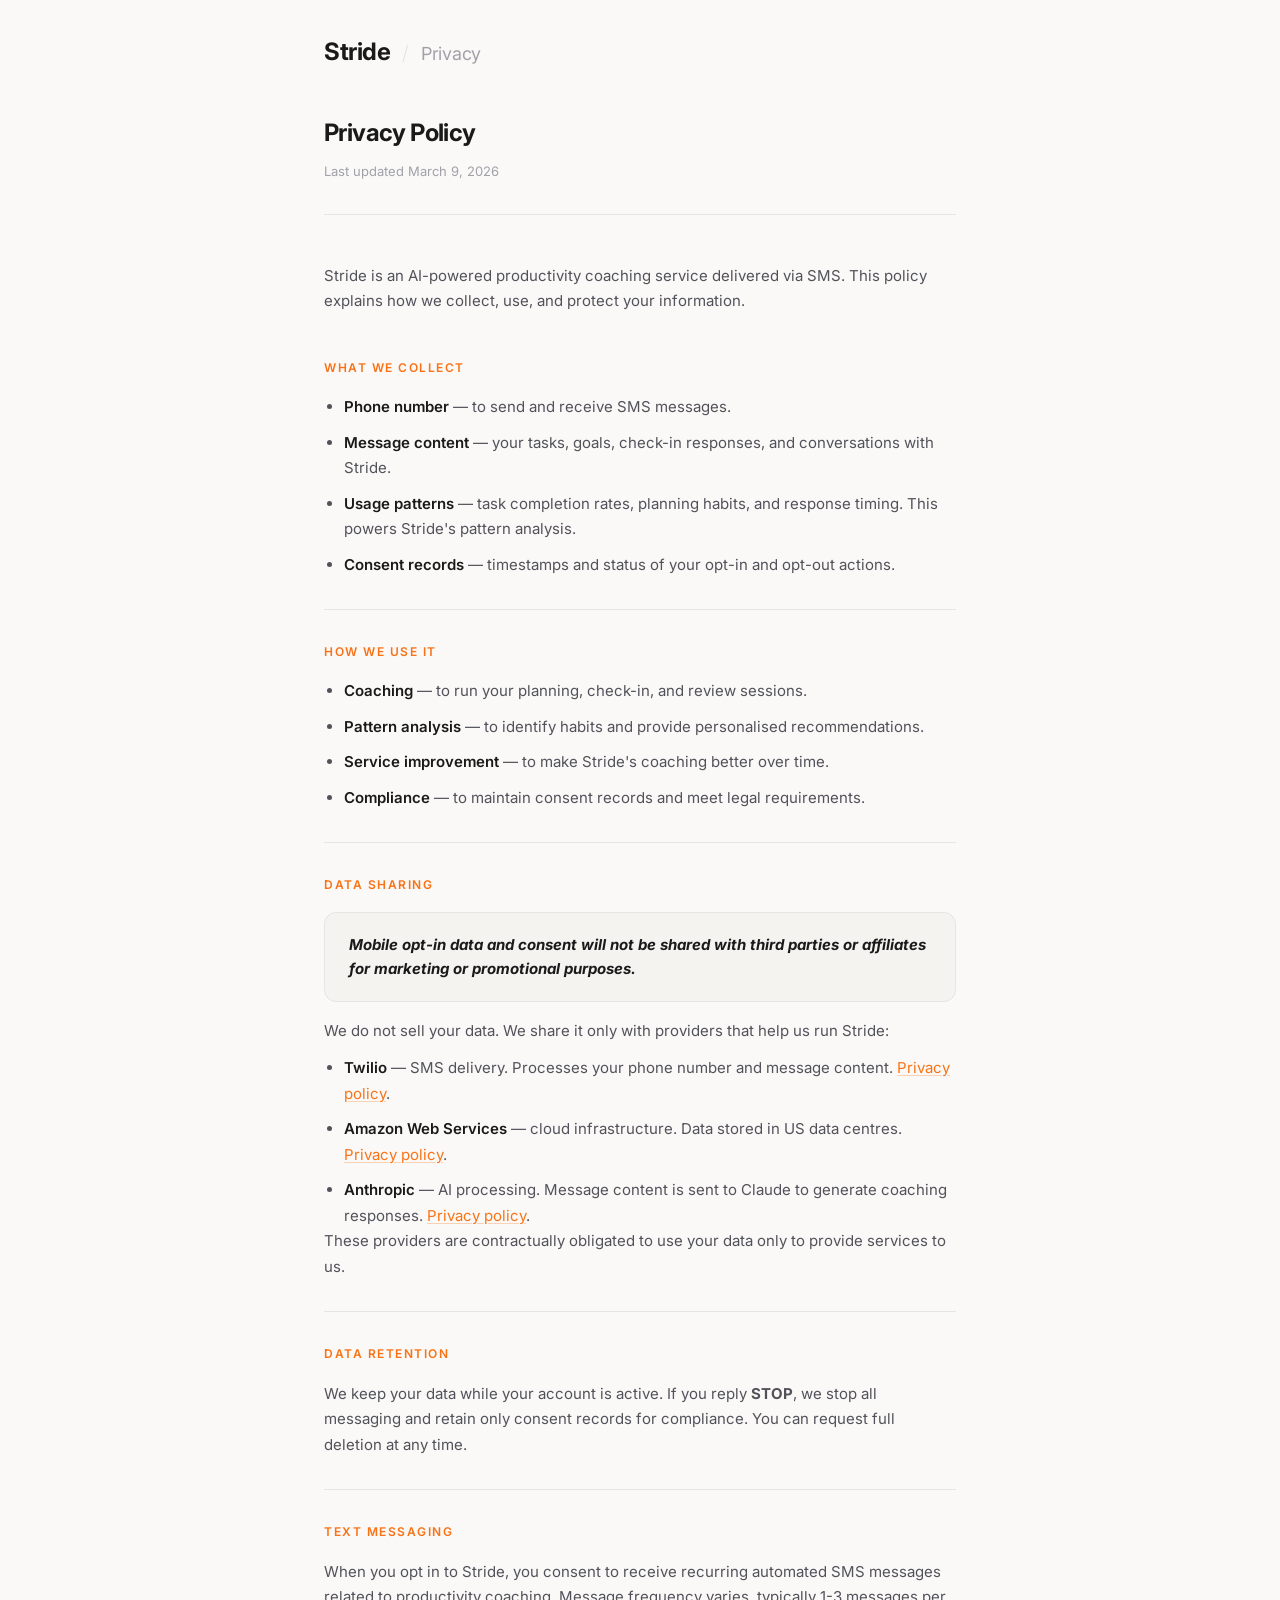
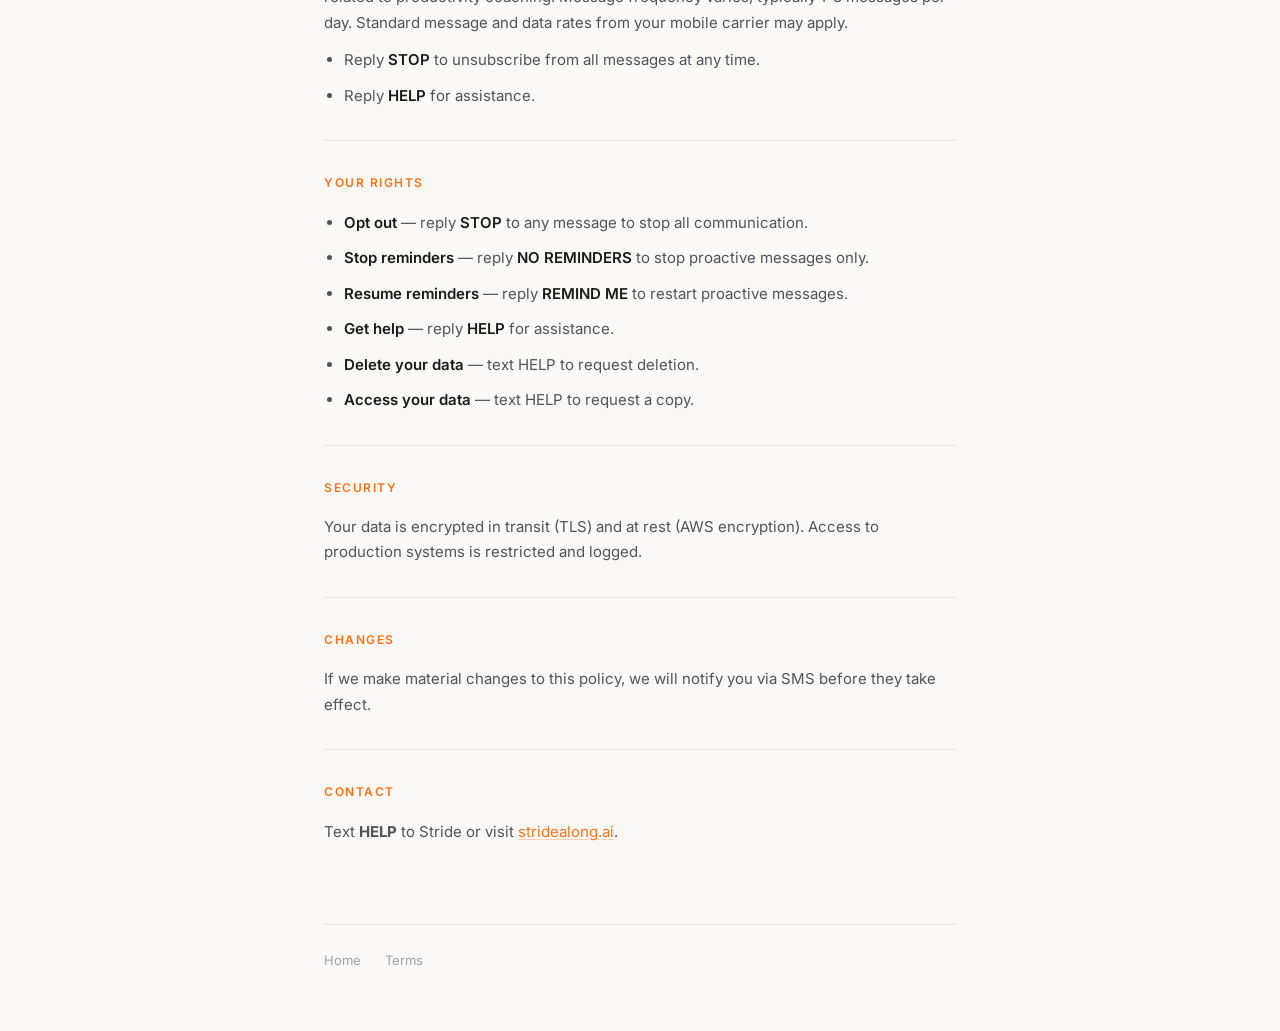
<file: scrumbot-app/site/privacy-policy.html>
<!DOCTYPE html>
<html lang="en">
<head>
  <meta charset="UTF-8">
  <meta name="viewport" content="width=device-width, initial-scale=1.0">
  <title>Privacy Policy — Stride</title>
  <link rel="icon" href="data:image/svg+xml,<svg xmlns='http://www.w3.org/2000/svg' viewBox='0 0 100 100'><text y='.9em' font-size='90'>S</text></svg>">
  <link rel="preconnect" href="https://fonts.googleapis.com">
  <link rel="preconnect" href="https://fonts.gstatic.com" crossorigin>
  <link href="https://fonts.googleapis.com/css2?family=Inter:wght@400;500;600;700&display=swap" rel="stylesheet">
  <link rel="stylesheet" href="shared.css">
</head>
<body>
  <nav class="legal-nav">
    <a href="index.html" class="wordmark">Stride</a>
    <span class="breadcrumb-sep">/</span>
    <span class="breadcrumb-page">Privacy</span>
  </nav>

  <div class="legal-container">
    <div class="page-header">
      <h1>Privacy Policy</h1>
      <p class="meta">Last updated March 9, 2026</p>
    </div>

    <p>Stride is an AI-powered productivity coaching service delivered via SMS. This policy explains how we collect, use, and protect your information.</p>

    <div class="section">
      <h2>What we collect</h2>
      <ul>
        <li><strong>Phone number</strong> — to send and receive SMS messages.</li>
        <li><strong>Message content</strong> — your tasks, goals, check-in responses, and conversations with Stride.</li>
        <li><strong>Usage patterns</strong> — task completion rates, planning habits, and response timing. This powers Stride's pattern analysis.</li>
        <li><strong>Consent records</strong> — timestamps and status of your opt-in and opt-out actions.</li>
      </ul>
    </div>

    <div class="section">
      <h2>How we use it</h2>
      <ul>
        <li><strong>Coaching</strong> — to run your planning, check-in, and review sessions.</li>
        <li><strong>Pattern analysis</strong> — to identify habits and provide personalised recommendations.</li>
        <li><strong>Service improvement</strong> — to make Stride's coaching better over time.</li>
        <li><strong>Compliance</strong> — to maintain consent records and meet legal requirements.</li>
      </ul>
    </div>

    <div class="section">
      <h2>Data sharing</h2>
      <div class="callout">
        <strong>Mobile opt-in data and consent will not be shared with third parties or affiliates for marketing or promotional purposes.</strong>
      </div>
      <p style="margin-top: 16px;">We do not sell your data. We share it only with providers that help us run Stride:</p>
      <ul>
        <li><strong>Twilio</strong> — SMS delivery. Processes your phone number and message content. <a href="https://www.twilio.com/en-us/legal/privacy">Privacy policy</a>.</li>
        <li><strong>Amazon Web Services</strong> — cloud infrastructure. Data stored in US data centres. <a href="https://aws.amazon.com/privacy/">Privacy policy</a>.</li>
        <li><strong>Anthropic</strong> — AI processing. Message content is sent to Claude to generate coaching responses. <a href="https://www.anthropic.com/privacy">Privacy policy</a>.</li>
      </ul>
      <p>These providers are contractually obligated to use your data only to provide services to us.</p>
    </div>

    <div class="section">
      <h2>Data retention</h2>
      <p>We keep your data while your account is active. If you reply <strong>STOP</strong>, we stop all messaging and retain only consent records for compliance. You can request full deletion at any time.</p>
    </div>

    <div class="section">
      <h2>Text messaging</h2>
      <p>When you opt in to Stride, you consent to receive recurring automated SMS messages related to productivity coaching. Message frequency varies, typically 1-3 messages per day. Standard message and data rates from your mobile carrier may apply.</p>
      <ul>
        <li>Reply <strong>STOP</strong> to unsubscribe from all messages at any time.</li>
        <li>Reply <strong>HELP</strong> for assistance.</li>
      </ul>
    </div>

    <div class="section">
      <h2>Your rights</h2>
      <ul>
        <li><strong>Opt out</strong> — reply <strong>STOP</strong> to any message to stop all communication.</li>
        <li><strong>Stop reminders</strong> — reply <strong>NO REMINDERS</strong> to stop proactive messages only.</li>
        <li><strong>Resume reminders</strong> — reply <strong>REMIND ME</strong> to restart proactive messages.</li>
        <li><strong>Get help</strong> — reply <strong>HELP</strong> for assistance.</li>
        <li><strong>Delete your data</strong> — text HELP to request deletion.</li>
        <li><strong>Access your data</strong> — text HELP to request a copy.</li>
      </ul>
    </div>

    <div class="section">
      <h2>Security</h2>
      <p>Your data is encrypted in transit (TLS) and at rest (AWS encryption). Access to production systems is restricted and logged.</p>
    </div>

    <div class="section">
      <h2>Changes</h2>
      <p>If we make material changes to this policy, we will notify you via SMS before they take effect.</p>
    </div>

    <div class="section">
      <h2>Contact</h2>
      <p>Text <strong>HELP</strong> to Stride or visit <a href="index.html">stridealong.ai</a>.</p>
    </div>

    <footer class="legal-footer">
      <a href="index.html">Home</a>
      <a href="terms-of-service.html">Terms</a>
    </footer>
  </div>
</body>
</html>
</file>
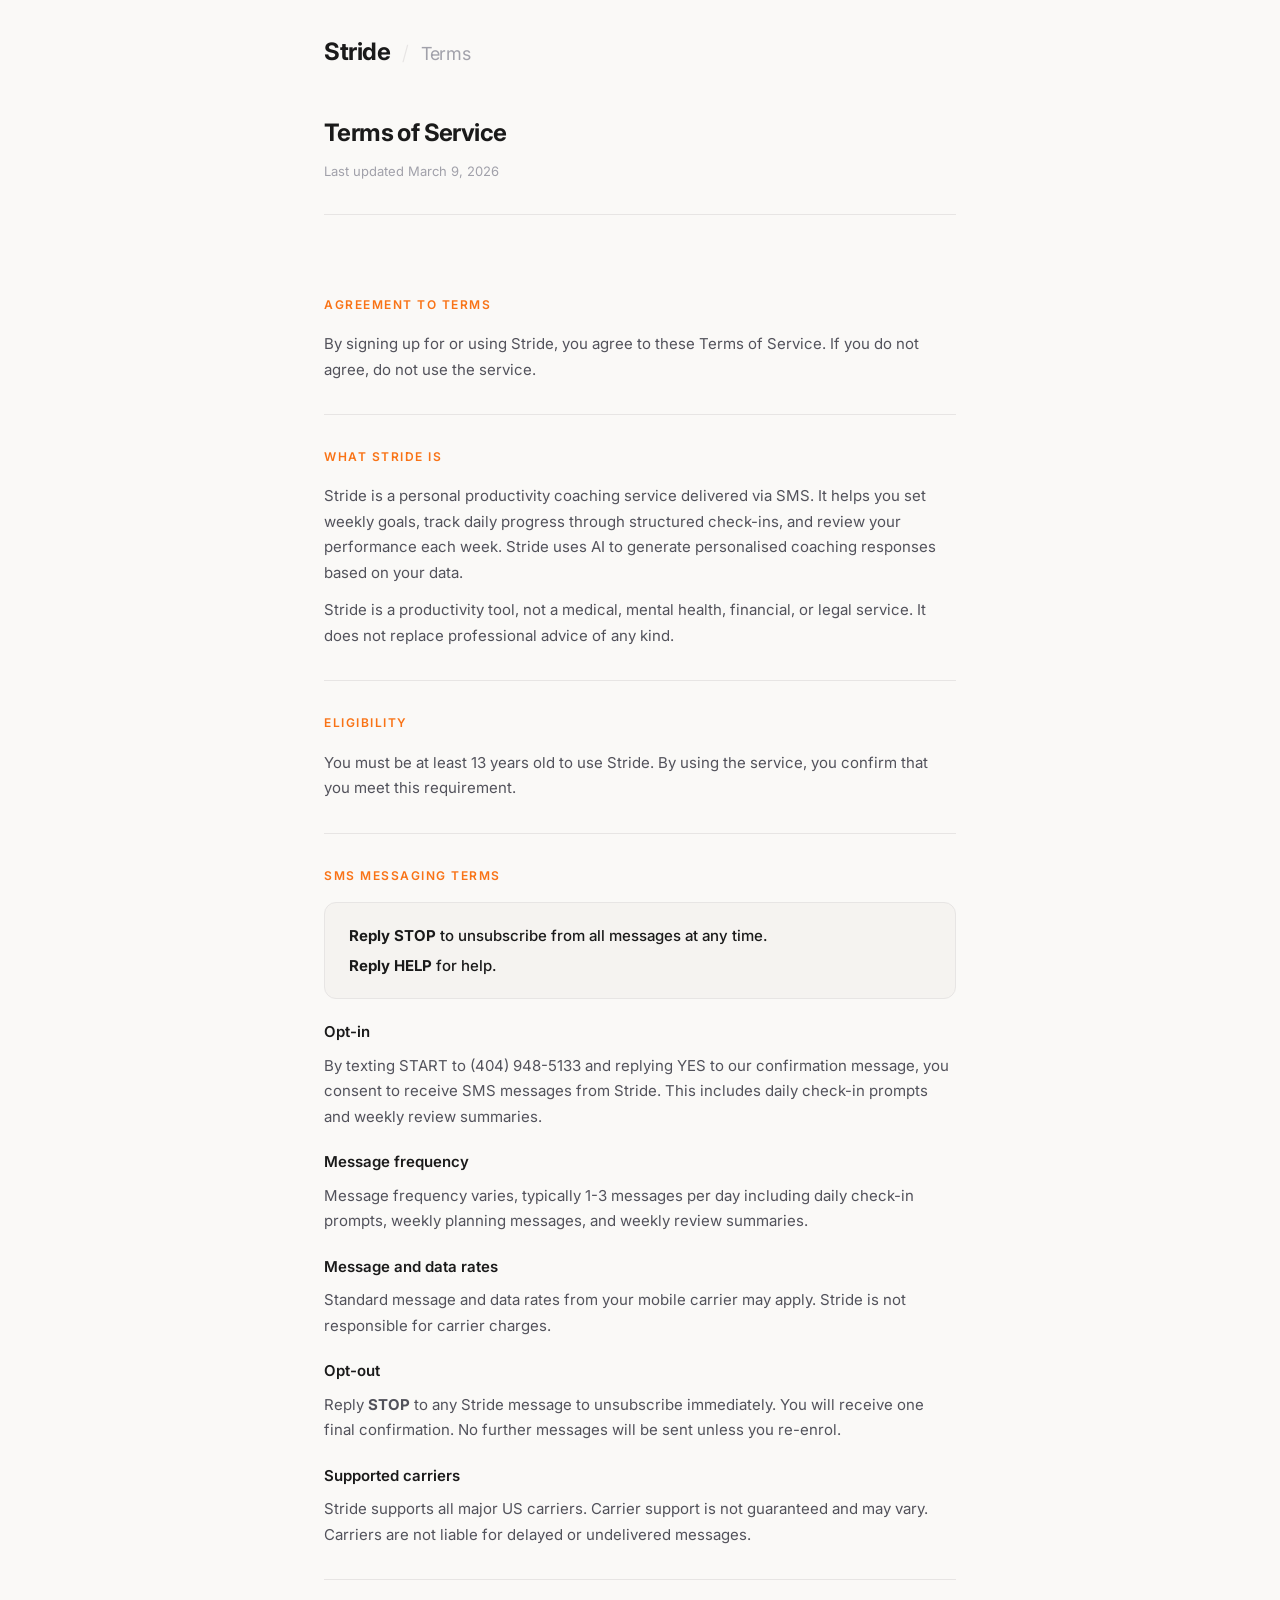
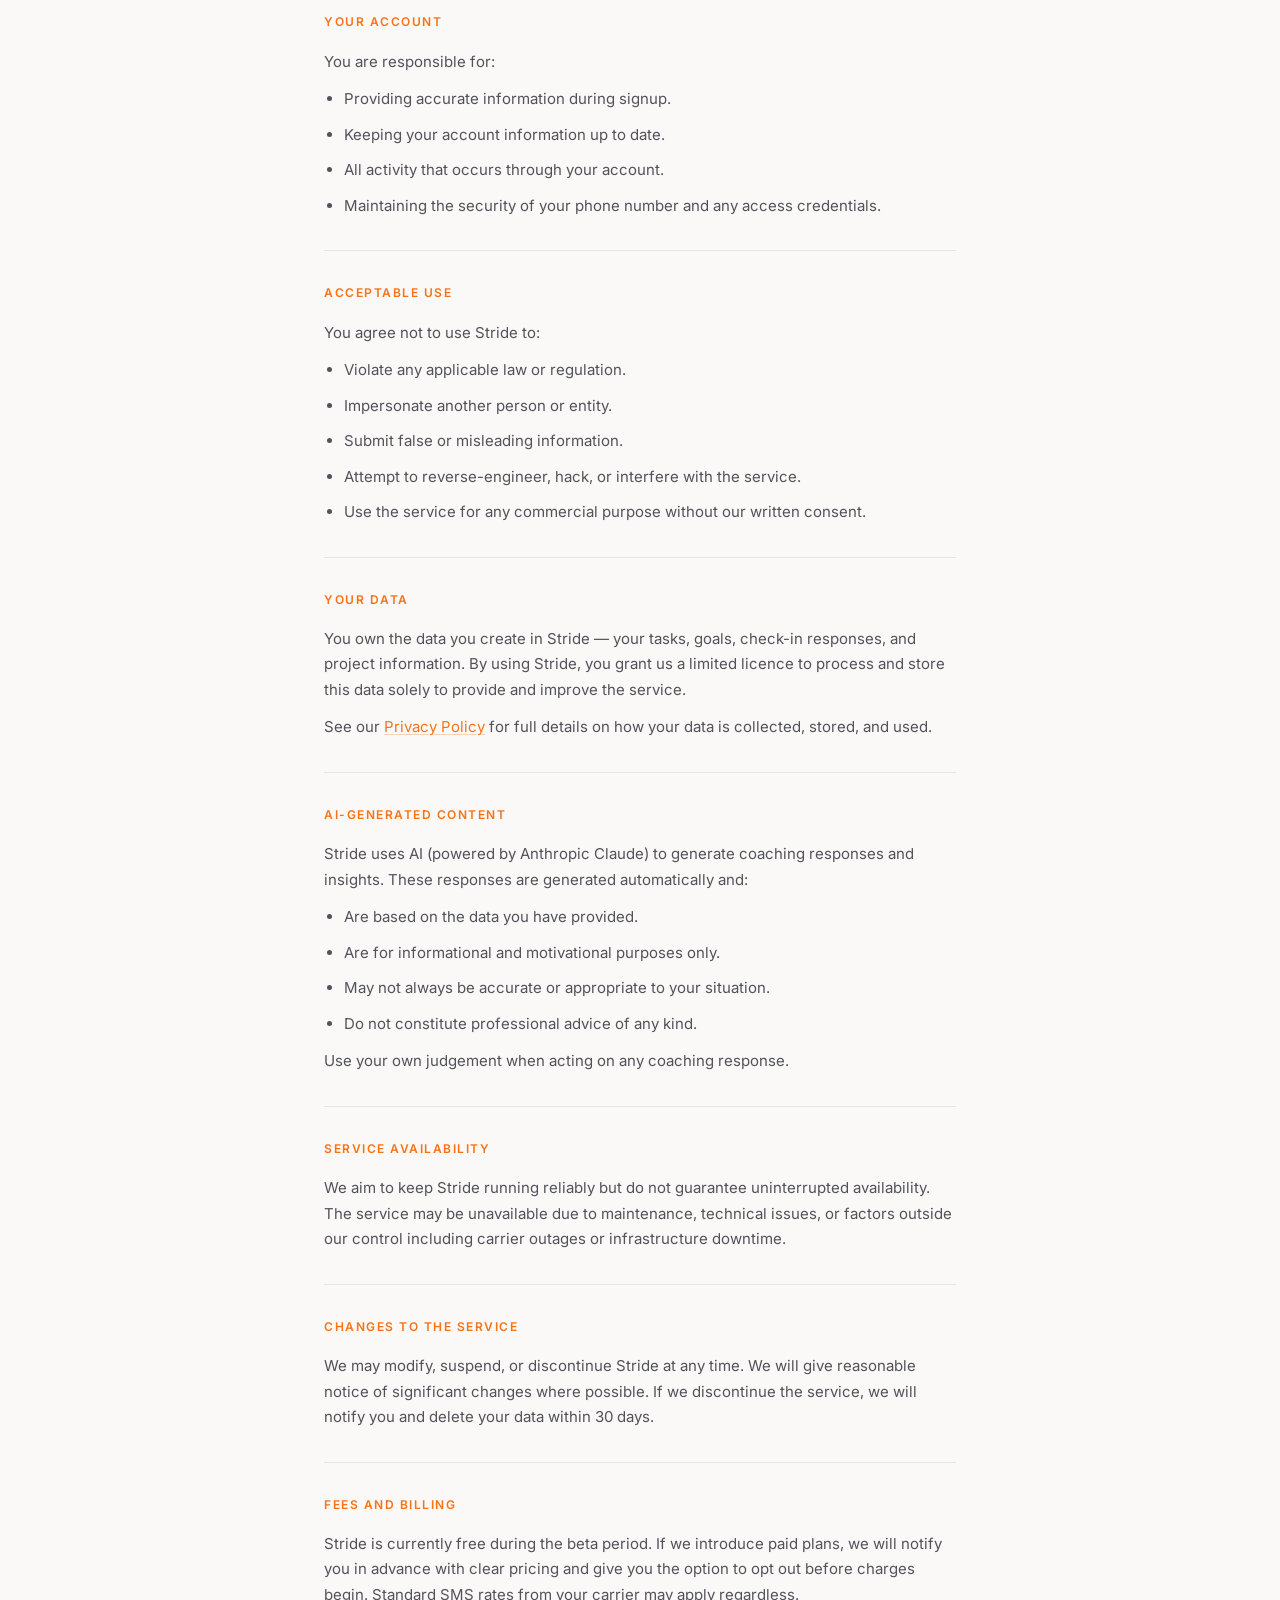
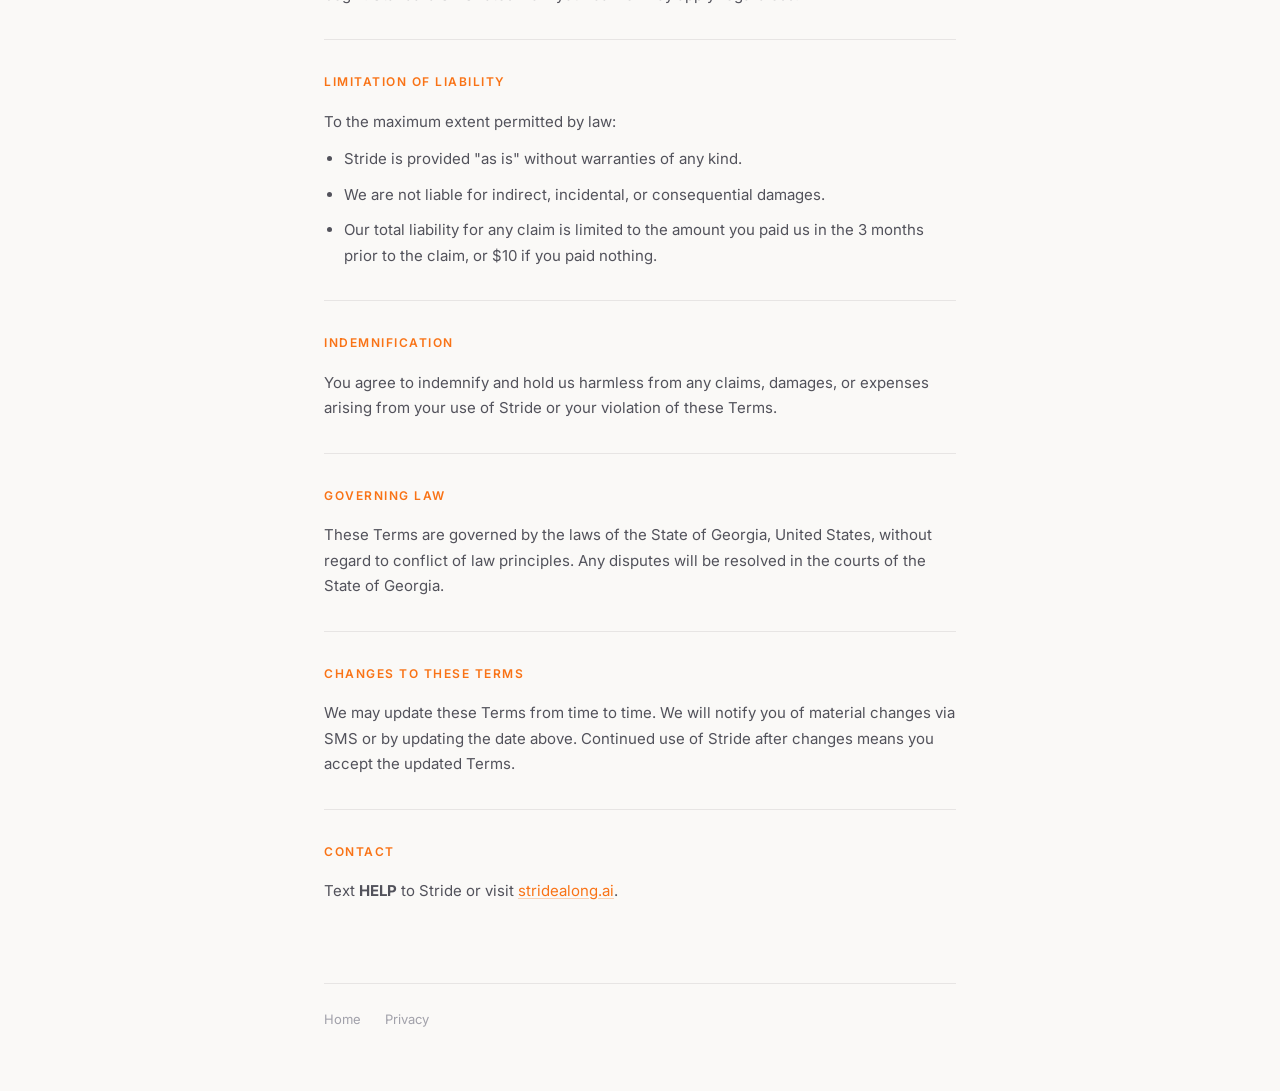
<file: scrumbot-app/site/terms-of-service.html>
<!DOCTYPE html>
<html lang="en">
<head>
  <meta charset="UTF-8">
  <meta name="viewport" content="width=device-width, initial-scale=1.0">
  <title>Terms of Service — Stride</title>
  <link rel="icon" href="data:image/svg+xml,<svg xmlns='http://www.w3.org/2000/svg' viewBox='0 0 100 100'><text y='.9em' font-size='90'>S</text></svg>">
  <link rel="preconnect" href="https://fonts.googleapis.com">
  <link rel="preconnect" href="https://fonts.gstatic.com" crossorigin>
  <link href="https://fonts.googleapis.com/css2?family=Inter:wght@400;500;600;700&display=swap" rel="stylesheet">
  <link rel="stylesheet" href="shared.css">
</head>
<body>
  <nav class="legal-nav">
    <a href="index.html" class="wordmark">Stride</a>
    <span class="breadcrumb-sep">/</span>
    <span class="breadcrumb-page">Terms</span>
  </nav>

  <div class="legal-container">
    <div class="page-header">
      <h1>Terms of Service</h1>
      <p class="meta">Last updated March 9, 2026</p>
    </div>

    <div class="section">
      <h2>Agreement to terms</h2>
      <p>By signing up for or using Stride, you agree to these Terms of Service. If you do not agree, do not use the service.</p>
    </div>

    <div class="section">
      <h2>What Stride is</h2>
      <p>Stride is a personal productivity coaching service delivered via SMS. It helps you set weekly goals, track daily progress through structured check-ins, and review your performance each week. Stride uses AI to generate personalised coaching responses based on your data.</p>
      <p>Stride is a productivity tool, not a medical, mental health, financial, or legal service. It does not replace professional advice of any kind.</p>
    </div>

    <div class="section">
      <h2>Eligibility</h2>
      <p>You must be at least 13 years old to use Stride. By using the service, you confirm that you meet this requirement.</p>
    </div>

    <div class="section">
      <h2>SMS messaging terms</h2>

      <div class="callout-block">
        <p><strong>Reply STOP</strong> to unsubscribe from all messages at any time.</p>
        <p><strong>Reply HELP</strong> for help.</p>
      </div>

      <h3>Opt-in</h3>
      <p>By texting START to (404) 948-5133 and replying YES to our confirmation message, you consent to receive SMS messages from Stride. This includes daily check-in prompts and weekly review summaries.</p>

      <h3>Message frequency</h3>
      <p>Message frequency varies, typically 1-3 messages per day including daily check-in prompts, weekly planning messages, and weekly review summaries.</p>

      <h3>Message and data rates</h3>
      <p>Standard message and data rates from your mobile carrier may apply. Stride is not responsible for carrier charges.</p>

      <h3>Opt-out</h3>
      <p>Reply <strong>STOP</strong> to any Stride message to unsubscribe immediately. You will receive one final confirmation. No further messages will be sent unless you re-enrol.</p>

      <h3>Supported carriers</h3>
      <p>Stride supports all major US carriers. Carrier support is not guaranteed and may vary. Carriers are not liable for delayed or undelivered messages.</p>
    </div>

    <div class="section">
      <h2>Your account</h2>
      <p>You are responsible for:</p>
      <ul>
        <li>Providing accurate information during signup.</li>
        <li>Keeping your account information up to date.</li>
        <li>All activity that occurs through your account.</li>
        <li>Maintaining the security of your phone number and any access credentials.</li>
      </ul>
    </div>

    <div class="section">
      <h2>Acceptable use</h2>
      <p>You agree not to use Stride to:</p>
      <ul>
        <li>Violate any applicable law or regulation.</li>
        <li>Impersonate another person or entity.</li>
        <li>Submit false or misleading information.</li>
        <li>Attempt to reverse-engineer, hack, or interfere with the service.</li>
        <li>Use the service for any commercial purpose without our written consent.</li>
      </ul>
    </div>

    <div class="section">
      <h2>Your data</h2>
      <p>You own the data you create in Stride — your tasks, goals, check-in responses, and project information. By using Stride, you grant us a limited licence to process and store this data solely to provide and improve the service.</p>
      <p>See our <a href="privacy-policy.html">Privacy Policy</a> for full details on how your data is collected, stored, and used.</p>
    </div>

    <div class="section">
      <h2>AI-generated content</h2>
      <p>Stride uses AI (powered by Anthropic Claude) to generate coaching responses and insights. These responses are generated automatically and:</p>
      <ul>
        <li>Are based on the data you have provided.</li>
        <li>Are for informational and motivational purposes only.</li>
        <li>May not always be accurate or appropriate to your situation.</li>
        <li>Do not constitute professional advice of any kind.</li>
      </ul>
      <p style="margin-top: 12px;">Use your own judgement when acting on any coaching response.</p>
    </div>

    <div class="section">
      <h2>Service availability</h2>
      <p>We aim to keep Stride running reliably but do not guarantee uninterrupted availability. The service may be unavailable due to maintenance, technical issues, or factors outside our control including carrier outages or infrastructure downtime.</p>
    </div>

    <div class="section">
      <h2>Changes to the service</h2>
      <p>We may modify, suspend, or discontinue Stride at any time. We will give reasonable notice of significant changes where possible. If we discontinue the service, we will notify you and delete your data within 30 days.</p>
    </div>

    <div class="section">
      <h2>Fees and billing</h2>
      <p>Stride is currently free during the beta period. If we introduce paid plans, we will notify you in advance with clear pricing and give you the option to opt out before charges begin. Standard SMS rates from your carrier may apply regardless.</p>
    </div>

    <div class="section">
      <h2>Limitation of liability</h2>
      <p>To the maximum extent permitted by law:</p>
      <ul>
        <li>Stride is provided "as is" without warranties of any kind.</li>
        <li>We are not liable for indirect, incidental, or consequential damages.</li>
        <li>Our total liability for any claim is limited to the amount you paid us in the 3 months prior to the claim, or $10 if you paid nothing.</li>
      </ul>
    </div>

    <div class="section">
      <h2>Indemnification</h2>
      <p>You agree to indemnify and hold us harmless from any claims, damages, or expenses arising from your use of Stride or your violation of these Terms.</p>
    </div>

    <div class="section">
      <h2>Governing law</h2>
      <p>These Terms are governed by the laws of the State of Georgia, United States, without regard to conflict of law principles. Any disputes will be resolved in the courts of the State of Georgia.</p>
    </div>

    <div class="section">
      <h2>Changes to these terms</h2>
      <p>We may update these Terms from time to time. We will notify you of material changes via SMS or by updating the date above. Continued use of Stride after changes means you accept the updated Terms.</p>
    </div>

    <div class="section">
      <h2>Contact</h2>
      <p>Text <strong>HELP</strong> to Stride or visit <a href="index.html">stridealong.ai</a>.</p>
    </div>

    <footer class="legal-footer">
      <a href="index.html">Home</a>
      <a href="privacy-policy.html">Privacy</a>
    </footer>
  </div>
</body>
</html>
</file>
<file: scrumbot-app/site/shared.css>
/* ── Stride Design System — shared across all pages ──
   Update tokens here and all pages inherit the change.
   ─────────────────────────────────────────────────── */

:root {
  /* Backgrounds */
  --bg-dark: #0f172a;
  --bg-dark-elevated: #1e293b;
  --bg-light: #f5f3f0;
  --bg-warm: #faf9f7;
  --bg-white: #fefdfb;

  /* Text */
  --text-primary: #1a1a1a;
  --text-secondary: #52525b;
  --text-muted: #a1a1aa;
  --text-on-dark: #f1f5f9;
  --text-on-dark-muted: #94a3b8;

  /* Accent */
  --accent: #f97316;
  --accent-hover: #ea580c;
  --accent-soft: rgba(249, 115, 22, 0.08);

  /* SMS bubbles */
  --sms-blue: #3b82f6;
  --sms-gray: #e8e5e1;

  /* Borders */
  --border-light: #e7e5e4;
  --border-dark: #334155;
}

*, *::before, *::after { margin: 0; padding: 0; box-sizing: border-box; }

body {
  font-family: 'Inter', -apple-system, BlinkMacSystemFont, 'Segoe UI', sans-serif;
  color: var(--text-primary);
  background: var(--bg-warm);
  line-height: 1.7;
  -webkit-font-smoothing: antialiased;
  -moz-osx-font-smoothing: grayscale;
}

a {
  color: var(--accent);
  text-decoration: underline;
  text-decoration-color: rgba(249, 115, 22, 0.3);
  text-underline-offset: 2px;
  transition: text-decoration-color 0.15s;
}
a:hover {
  text-decoration-color: var(--accent);
}

/* ── Legal page shared styles (privacy, terms) ───── */

.legal-nav {
  padding: 32px 24px 0;
  max-width: 680px;
  margin: 0 auto;
  display: flex;
  align-items: baseline;
  gap: 12px;
}
.legal-nav .wordmark {
  font-size: 1.5rem;
  font-weight: 700;
  color: var(--text-primary);
  text-decoration: none;
  letter-spacing: -0.5px;
}
.legal-nav .breadcrumb-sep {
  font-size: 1.25rem;
  color: var(--border-light);
  font-weight: 300;
}
.legal-nav .breadcrumb-page {
  font-size: 1.125rem;
  color: var(--text-muted);
  font-weight: 400;
  letter-spacing: -0.3px;
}

.legal-container {
  max-width: 680px;
  margin: 0 auto;
  padding: 40px 24px 60px;
}

.legal-container .page-header {
  margin-bottom: 48px;
  padding-bottom: 32px;
  border-bottom: 1px solid var(--border-light);
}
.legal-container h1 {
  font-size: 1.5rem;
  font-weight: 700;
  letter-spacing: -0.025em;
  color: var(--text-primary);
  margin-bottom: 6px;
}
.legal-container .meta {
  font-size: 0.8125rem;
  color: var(--text-muted);
}

.legal-container .section {
  padding: 32px 0;
  border-bottom: 1px solid var(--border-light);
}
.legal-container .section:last-of-type {
  border-bottom: none;
}
.legal-container h2 {
  font-size: 0.75rem;
  font-weight: 600;
  color: var(--accent);
  text-transform: uppercase;
  letter-spacing: 1.5px;
  margin-bottom: 16px;
}
.legal-container h3 {
  font-size: 0.9375rem;
  font-weight: 600;
  color: var(--text-primary);
  margin: 20px 0 8px;
}
.legal-container h3:first-of-type {
  margin-top: 0;
}
.legal-container p {
  font-size: 0.9375rem;
  color: var(--text-secondary);
  margin-bottom: 12px;
}
.legal-container p:last-child {
  margin-bottom: 0;
}
.legal-container ul {
  padding-left: 20px;
  margin-bottom: 0;
}
.legal-container li {
  font-size: 0.9375rem;
  color: var(--text-secondary);
  margin-bottom: 10px;
}
.legal-container li:last-child {
  margin-bottom: 0;
}
.legal-container li strong {
  color: var(--text-primary);
  font-weight: 600;
}

.callout {
  background: var(--bg-light);
  border-radius: 12px;
  padding: 20px 24px;
  margin: 16px 0 0;
  font-style: italic;
  font-size: 0.9375rem;
  color: var(--text-primary);
  line-height: 1.6;
  border: 1px solid var(--border-light);
}
/* Variant for terms page callouts */
.callout-block {
  background: var(--bg-light);
  border-radius: 12px;
  padding: 20px 24px;
  margin: 0 0 20px;
  border: 1px solid var(--border-light);
}
.callout-block p {
  margin-bottom: 4px;
  color: var(--text-primary);
  font-weight: 500;
}
.callout-block p:last-child {
  margin-bottom: 0;
}

.legal-footer {
  margin-top: 48px;
  padding-top: 24px;
  border-top: 1px solid var(--border-light);
  display: flex;
  gap: 24px;
}
.legal-footer a {
  font-size: 0.8125rem;
  color: var(--text-muted);
  text-decoration: none;
}
.legal-footer a:hover {
  color: var(--text-primary);
}

/* ── Tablet ──────────────────────────────────────── */
@media (max-width: 768px) {
  .legal-container { padding: 32px 20px 48px; }
  .legal-nav { padding: 24px 20px 0; }
  .callout, .callout-block { padding: 16px 20px; }
}

/* ── Mobile ──────────────────────────────────────── */
@media (max-width: 600px) {
  .legal-nav .wordmark { font-size: 1.375rem; }
  .legal-nav .breadcrumb-sep { font-size: 1.0625rem; }
  .legal-nav .breadcrumb-page { font-size: 1.0625rem; }
  .legal-container h1 { font-size: 1.3125rem; }
  .legal-container .section { padding: 24px 0; }
  .legal-container .page-header { margin-bottom: 32px; padding-bottom: 24px; }
  .legal-container p, .legal-container li { font-size: 0.875rem; }
  .legal-container h2 { font-size: 0.6875rem; }
  .legal-container h3 { font-size: 0.875rem; }
}

/* ── Small mobile ────────────────────────────────── */
@media (max-width: 380px) {
  .legal-container { padding: 24px 16px 40px; }
  .legal-nav { padding: 20px 16px 0; gap: 8px; }
  .legal-nav .wordmark { font-size: 1.25rem; }
  .legal-nav .breadcrumb-page { font-size: 0.9375rem; }
  .legal-container h1 { font-size: 1.1875rem; }
}
</file>
